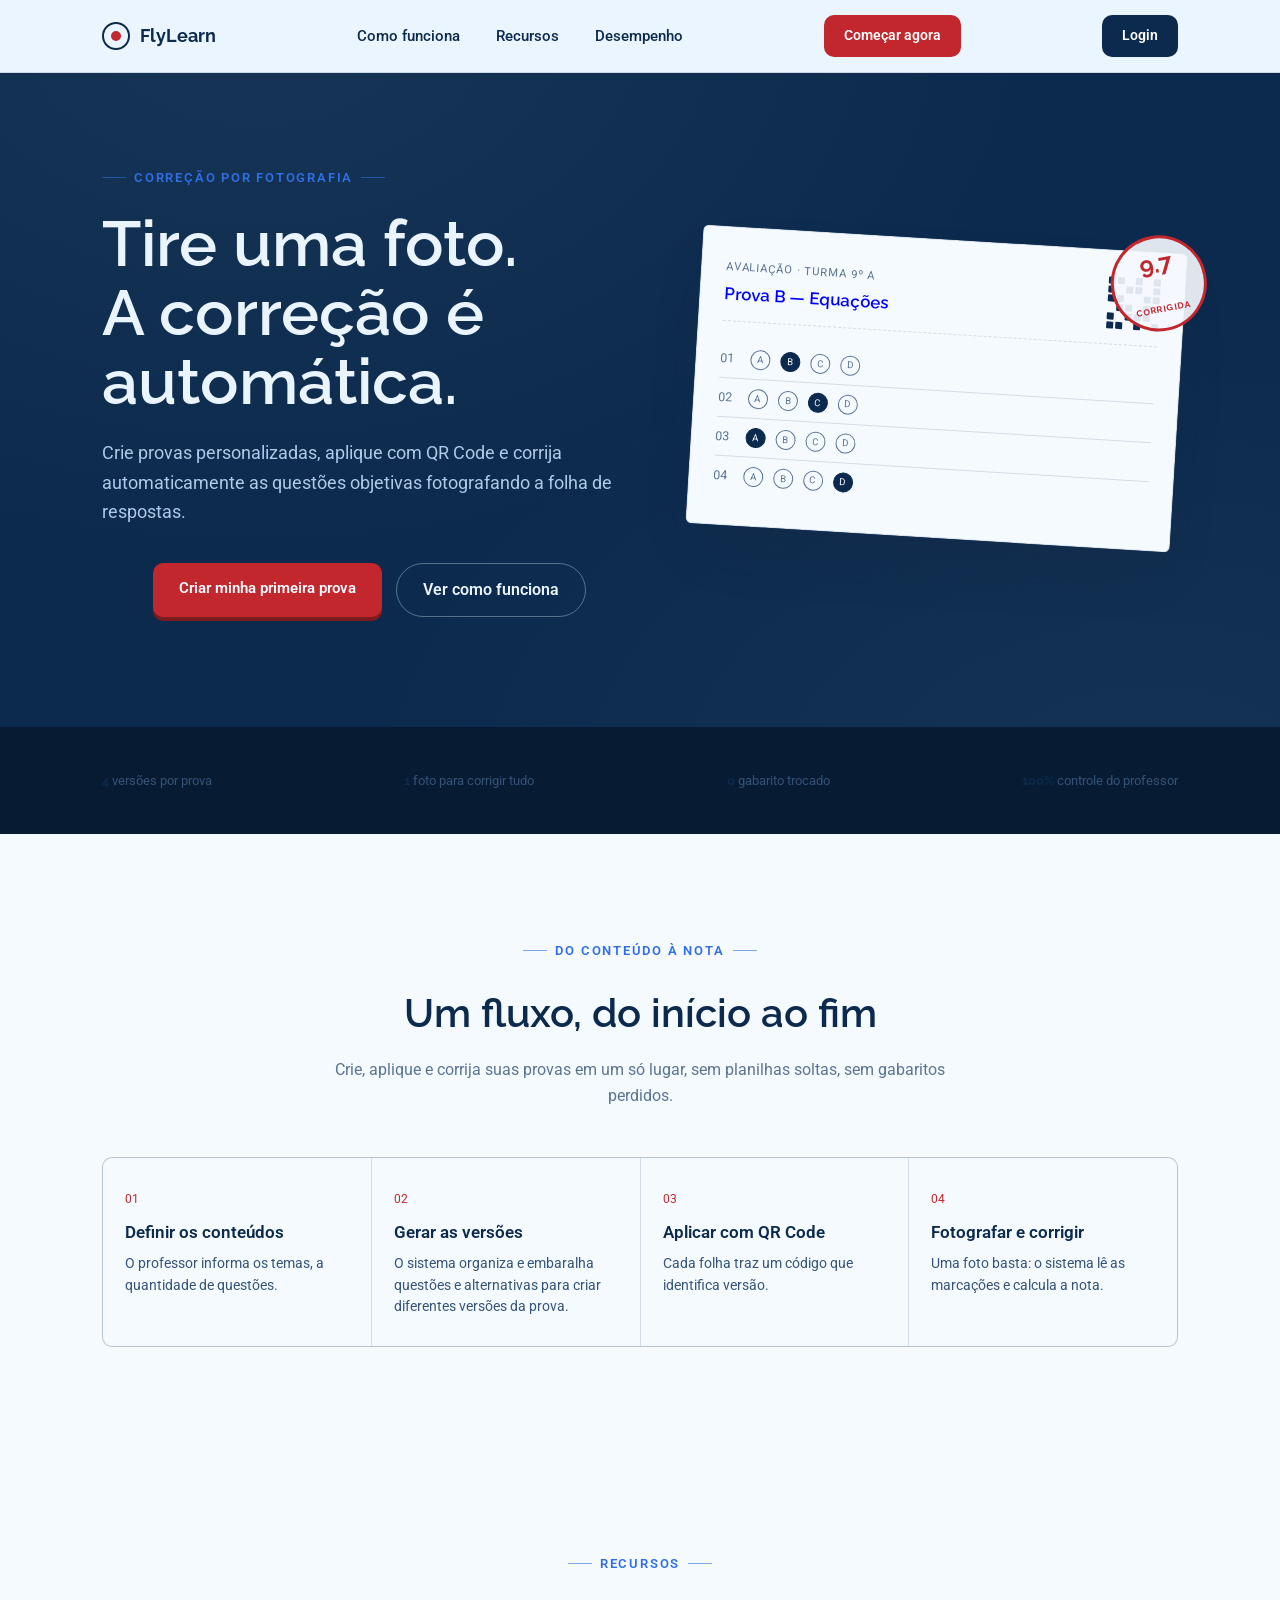
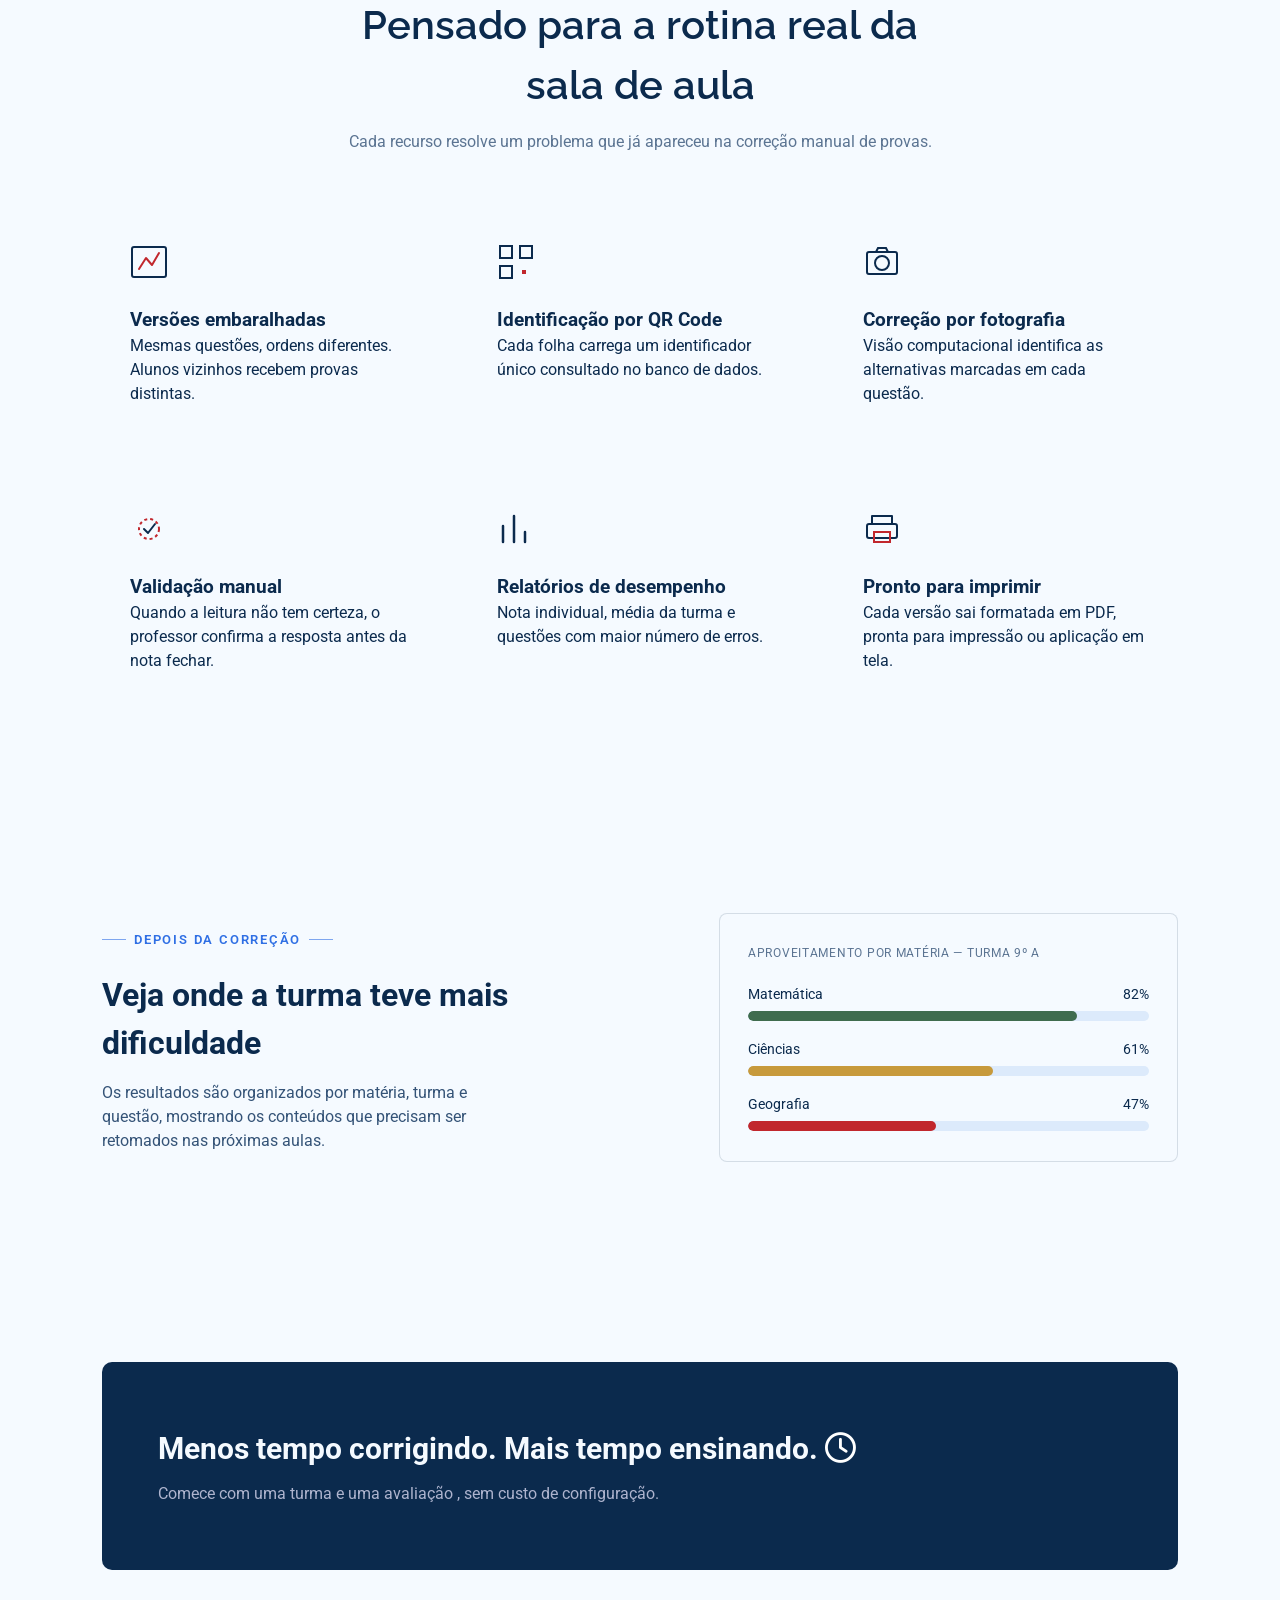
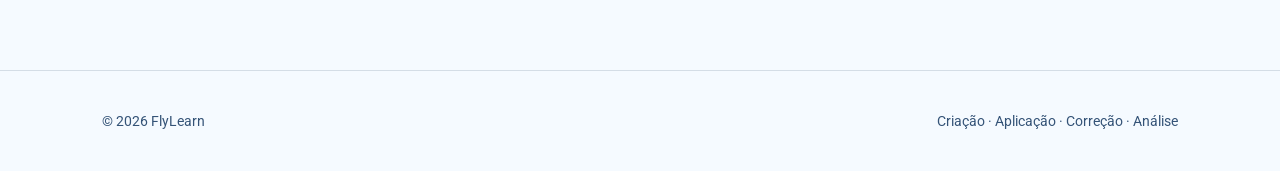
<file: Frontend/index.html>
<!DOCTYPE html>
<html lang="pt-BR">
<head>
<meta charset="UTF-8">
<meta name="viewport" content="width=device-width, initial-scale=1.0">
<title>FlyLearn — Provas criadas, aplicadas e corrigidas em um só lugar</title>
<link rel="preconnect" href="https://fonts.googleapis.com">
<link href="https://fonts.googleapis.com/css2?family=Space+Grotesk:wght@400;500;600;700&family=Libre+Franklin:wght@400;500;600&family=IBM+Plex+Mono:wght@400;500&display=swap" rel="stylesheet">
<link rel="stylesheet" href="https://cdnjs.cloudflare.com/ajax/libs/font-awesome/6.7.2/css/all.min.css">
<link rel="stylesheet" href="styles.css">
</head>
<body>
<nav>
  <div class="wrap">
    <div class="brand"><span class="brand-mark"></span>FlyLearn</div>
    <ul>
      <li><a href="#como-funciona">Como funciona</a></li>
      <li><a href="#recursos">Recursos</a></li>
      <li><a href="#desempenho">Desempenho</a></li>
    </ul>
    <a class="nav-button" style="background-color:#C1272D;color:white;" href="cadastro.html">Começar agora</a>
    <a class="nav-button" style="background-color:#0b2a4d; color:white;"href="login.html">Login</a>
  </div>
</nav>
<header class="hero">
  <div class="wrap">
    <div>
      <span class="eyebrow">Correção por fotografia</span>
      <h1>Tire uma foto. <br>A correção é automática.</h1>
      <p class="lead">Crie provas personalizadas, aplique com QR Code e corrija automaticamente as questões objetivas fotografando a folha de respostas.</p>
      <div class="hero-actions">
        <a class="btn-primary" href="cadastro.html">Criar minha primeira prova</a>
        <a class="btn-ghost" href="#como-funciona">Ver como funciona</a>
      </div>
    </div>
    <div class="sheet-stage">
      <div class="sheet">
        <div class="stamp"><span class="pct">9.7</span><span class="sub">Corrigida</span></div>
        <div class="sheet-head">
          <div>
            <span class="label">Avaliação · Turma 9º A</span>
            <div class="title" style="color:blue">Prova B — Equações</div>
          </div>
          <div class="qr" aria-hidden="true">
            <i></i><i></i><i class="off"></i><i></i><i class="off"></i><i></i>
            <i></i><i class="off"></i><i></i><i></i><i class="off"></i><i></i>
            <i></i><i></i><i class="off"></i><i class="off"></i><i></i><i></i>
            <i class="off"></i><i></i><i></i><i class="off"></i><i></i><i class="off"></i>
            <i></i><i class="off"></i><i></i><i></i><i></i><i class="off"></i>
            <i></i><i></i><i class="off"></i><i></i><i class="off"></i><i></i>
          </div>
        </div>

        <div class="q-row"><span class="qn">01</span>
          <div class="bubbles">
            <span class="bubble">A</span><span class="bubble filled">B</span><span class="bubble">C</span><span class="bubble">D</span>
          </div>
        </div>
        <div class="q-row"><span class="qn">02</span>
          <div class="bubbles">
            <span class="bubble">A</span><span class="bubble">B</span><span class="bubble filled">C</span><span class="bubble">D</span>
          </div>
        </div>
        <div class="q-row"><span class="qn">03</span>
          <div class="bubbles">
            <span class="bubble filled">A</span><span class="bubble">B</span><span class="bubble">C</span><span class="bubble">D</span>
          </div>
        </div>
        <div class="q-row" style="border-bottom:none;"><span class="qn">04</span>
          <div class="bubbles">
            <span class="bubble">A</span><span class="bubble">B</span><span class="bubble">C</span><span class="bubble filled">D</span>
          </div>
        </div>
      </div>
    </div>
  </div>
</header>

<div class="strip">
  <div class="wrap">
    <span class="item"><b>4</b> versões por prova</span>
    <span class="item"><b>1</b> foto para corrigir tudo</span>
    <span class="item"><b>0</b> gabarito trocado</span>
    <span class="item"><b>100%</b> controle do professor</span>
  </div>
</div>

<section id="como-funciona">
  <div class="wrap">
    <div class="section-head">
      <span class="eyebrow">Do conteúdo à nota</span>
      <h2>Um fluxo, do início ao fim</h2>
      <p class="lead">Crie, aplique e corrija suas provas em um só lugar, sem planilhas soltas, sem gabaritos perdidos.</p>
    </div>

    <div class="pipeline">
      <div class="pipe-step">
        <span class="num mono">01</span>
        <h3>Definir os conteúdos</h3>
        <p>O professor informa os temas, a quantidade de questões.</p>
      </div>
      <div class="pipe-step">
        <span class="num mono">02</span>
        <h3>Gerar as versões</h3>
        <p>O sistema organiza e embaralha questões e alternativas para criar diferentes versões da prova.</p>
      </div>
      <div class="pipe-step">
        <span class="num mono">03</span>
        <h3>Aplicar com QR Code</h3>
        <p>Cada folha traz um código que identifica versão.</p>
      </div>
      <div class="pipe-step">
        <span class="num mono">04</span>
        <h3>Fotografar e corrigir</h3>
        <p>Uma foto basta: o sistema lê as marcações e calcula a nota.</p>
      </div>
    </div>
  </div>
</section>

<section id="recursos">
  <div class="wrap">
    <div class="section-head">
      <span class="eyebrow">Recursos</span>
      <h2>Pensado para a rotina real da sala de aula</h2>
      <p>Cada recurso resolve um problema que já apareceu na correção manual de provas.</p>
    </div>

    <div class="feature-grid">
      <div class="feature">
        <svg class="ficon" viewBox="0 0 38 38" fill="none"><rect x="2" y="4" width="34" height="30" rx="2" stroke="#0B2A4D" stroke-width="2"/><path d="M9 26L16 15L22 22L29 10" stroke="#C1272D" stroke-width="2" stroke-linecap="round" stroke-linejoin="round"/></svg>
        <h3>Versões embaralhadas</h3>
        <p>Mesmas questões, ordens diferentes. Alunos vizinhos recebem provas distintas.</p>
      </div>
      <div class="feature">
        <svg class="ficon" viewBox="0 0 38 38" fill="none"><rect x="3" y="3" width="12" height="12" stroke="#0B2A4D" stroke-width="2"/><rect x="23" y="3" width="12" height="12" stroke="#0B2A4D" stroke-width="2"/><rect x="3" y="23" width="12" height="12" stroke="#0B2A4D" stroke-width="2"/><rect x="25" y="27" width="4" height="4" fill="#C1272D"/></svg>
        <h3>Identificação por QR Code</h3>
        <p>Cada folha carrega um identificador único consultado no banco de dados.</p>
      </div>
      <div class="feature">
        <svg class="ficon" viewBox="0 0 38 38" fill="none"><rect x="4" y="9" width="30" height="22" rx="2" stroke="#0B2A4D" stroke-width="2"/><circle cx="19" cy="20" r="7" stroke="#0B2A4D" stroke-width="2"/><path d="M13 9L15 5H23L25 9" stroke="#0B2A4D" stroke-width="2" stroke-linecap="round"/></svg>
        <h3>Correção por fotografia</h3>
        <p>Visão computacional identifica as alternativas marcadas em cada questão.</p>
      </div>
      <div class="feature">
        <svg class="ficon" viewBox="0 0 38 38" fill="none"><circle cx="19" cy="19" r="10" stroke="#C1272D" stroke-width="2" stroke-dasharray="3 3"/><path d="M14 19L18 23L25 14" stroke="#0B2A4D" stroke-width="2" stroke-linecap="round" stroke-linejoin="round"/></svg>
        <h3>Validação manual</h3>
        <p>Quando a leitura não tem certeza, o professor confirma a resposta antes da nota fechar.</p>
      </div>
      <div class="feature">
        <svg class="ficon" viewBox="0 0 38 38" fill="none"><path d="M6 32V16M17 32V6M28 32V22" stroke="#0B2A4D" stroke-width="2.5" stroke-linecap="round"/></svg>
        <h3>Relatórios de desempenho</h3>
        <p>Nota individual, média da turma e questões com maior número de erros.</p>
      </div>
      <div class="feature">
        <svg class="ficon" viewBox="0 0 38 38" fill="none"><path d="M9 14V6H29V14" stroke="#0B2A4D" stroke-width="2" stroke-linecap="round" stroke-linejoin="round"/><rect x="4" y="14" width="30" height="14" rx="2" stroke="#0B2A4D" stroke-width="2"/><rect x="11" y="22" width="16" height="10" stroke="#C1272D" stroke-width="2"/></svg>
        <h3>Pronto para imprimir</h3>
        <p>Cada versão sai formatada em PDF, pronta para impressão ou aplicação em tela.</p>
      </div>
    </div>
  </div>
</section>

<section id="desempenho">
  <div class="wrap analytics-wrap">
    <div>
      <span class="eyebrow">Depois da correção</span>
      <h2 style="font-size:2rem;">Veja onde a turma teve mais dificuldade</h2>
      <p style="color:var(--ink-soft); margin-top:14px; max-width:44ch;">Os resultados são organizados por matéria, turma e questão, mostrando os conteúdos que precisam ser retomados nas próximas aulas.</p>
    </div>
    <div class="chart-card">
      <div class="ct-title">Aproveitamento por matéria — Turma 9º A</div>
      <div class="bar-row">
        <div class="bl"><span>Matemática</span><span class="mono">82%</span></div>
        <div class="bar-track"><div class="bar-fill" style="width:82%;"></div></div>
      </div>
      <div class="bar-row">
        <div class="bl"><span>Ciências</span><span class="mono">61%</span></div>
        <div class="bar-track"><div class="bar-fill mid" style="width:61%;"></div></div>
      </div>
      <div class="bar-row" style="margin-bottom:0;">
        <div class="bl"><span>Geografia</span><span class="mono">47%</span></div>
        <div class="bar-track"><div class="bar-fill low" style="width:47%;"></div></div>
      </div>
    </div>
  </div>
</section>

<section id="cta">
  <div class="wrap">
    <div class="cta">
      <div>
        <h2>Menos tempo corrigindo. Mais tempo ensinando. <i class="fa-regular fa-clock" style="color: rgb(255, 255, 255);"></i> </h2>
        <p>Comece com uma turma e uma avaliação , sem custo de configuração.</p>
      </div>
    </div>
  </div>
</section>
<footer>
  <div class="wrap">
    <span>© 2026 FlyLearn</span>
    <span class="mono">Criação · Aplicação · Correção · Análise</span>
  </div>
</footer>

</body>
</html>
</file>
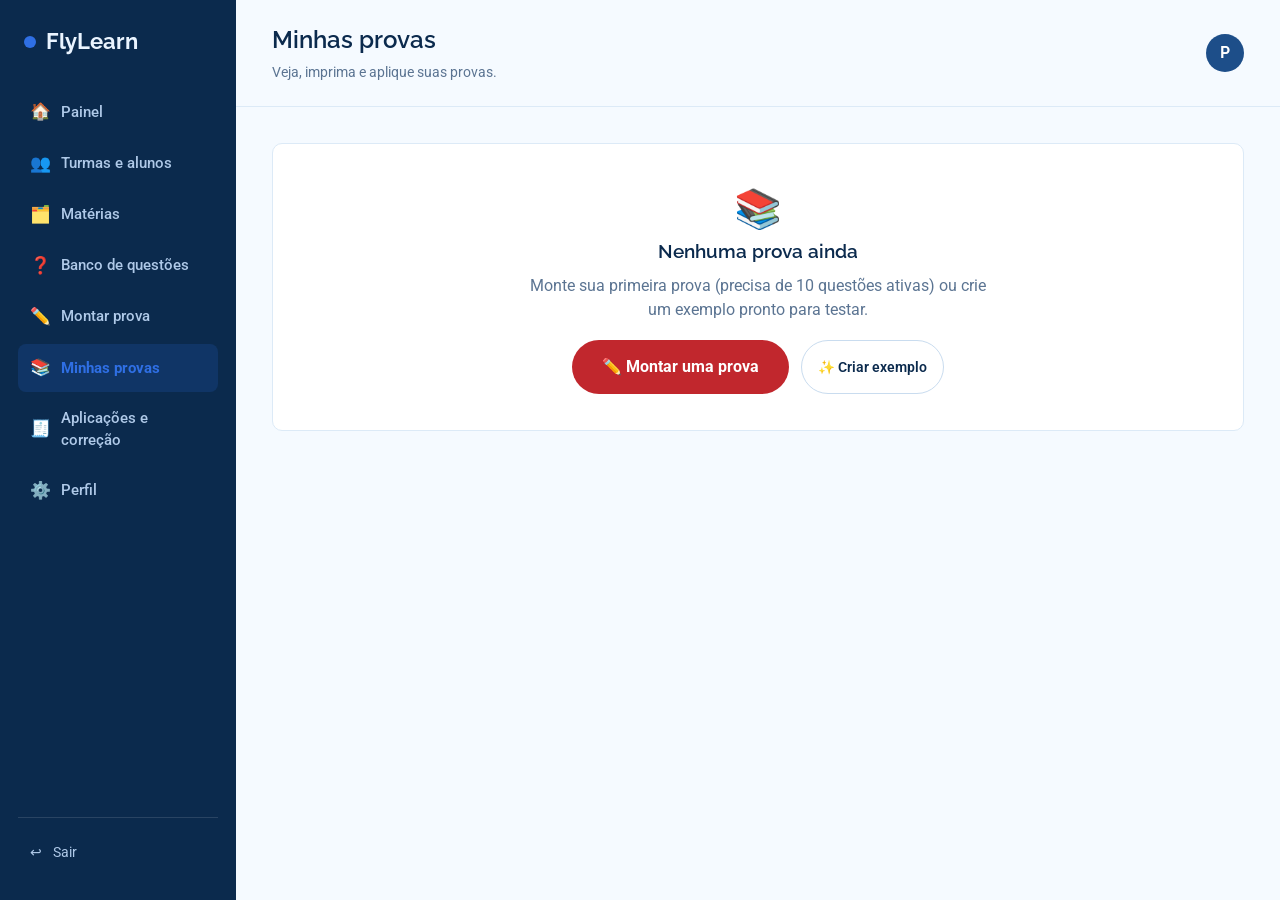
<file: Frontend/biblioteca.html>
<!DOCTYPE html>
<html lang="pt-BR">
<head>
  <meta charset="UTF-8">
  <meta name="viewport" content="width=device-width, initial-scale=1.0">
  <title>Minhas provas — FlyLearn</title>
  <link rel="preconnect" href="https://fonts.googleapis.com">
  <link rel="stylesheet" href="styles.css">
</head>

<body>
  <div class="app-shell">
    <aside class="sidebar">
      <a class="nav-brand" href="dashboard.html">
        <span class="dot"></span>FlyLearn
      </a>
      <nav aria-label="Principal">
        <a href="dashboard.html"><span class="ic">🏠</span>Painel</a>
        <a href="turmas.html"><span class="ic">👥</span>Turmas e alunos</a>
        <a href="materias.html"><span class="ic">🗂️</span>Matérias</a>
        <a href="questoes.html"><span class="ic">❓</span>Banco de questões</a>
        <a href="gerador.html"><span class="ic">✏️</span>Montar prova</a>
        <a href="biblioteca.html" class="active" aria-current="page">
          <span class="ic">📚</span>Minhas provas
        </a>
        <a href="correcao.html"><span class="ic">🧾</span>Aplicações e correção</a>
        <a href="perfil.html"><span class="ic">⚙️</span>Perfil</a>
      </nav>
      <div class="sidebar-foot">
        <a href="index.html"><span class="ic">↩</span>Sair</a>
      </div>
    </aside>
    <main class="main">
      <div class="topbar">
        <div>
          <h1>Minhas provas</h1>
          <div class="topbar-sub">Veja, imprima e aplique suas provas.</div>
        </div>
        <div class="avatar" title="Professora">P</div>
      </div>
      <div class="content" id="c"></div>
    </main>
  </div>
  <script src="app.js"></script>
  <script>
    function draw() {
      const c = $('#c');

      if (!DB.provas.length) {
        c.innerHTML = `
          <div class="panel empty">
            <div class="big">📚</div>
              <h2>Nenhuma prova ainda</h2>
            <p>
              Monte sua primeira prova (precisa de 10 questões ativas)
              ou crie um exemplo pronto para testar.
            </p>
            <div class="row">
              <a class="btn-generate" href="gerador.html"style="text-decoration:none">✏️ Montar uma prova</a>
              <button class="btn-small" onclick="exemplo()">✨ Criar exemplo</button>
            </div>
          </div>
        `;
        return;
      }
      c.innerHTML = `
        <div class="panel">
          <div class="panel-head">
            <h2>Minhas provas</h2>
            <a class="btn-generate" href="gerador.html" style="text-decoration:none">+ Nova prova</a>
          </div>
          <div class="recent-list">
            ${DB.provas.map(p => {
              const vs = DB.versoes.filter(
                v => v.prova_id == p.id
              );
              return `
                <div class="recent-item" style="flex-wrap:wrap">
                  <div class="ri-main">
                    <div class="ri-ic">📄</div>
                    <div>
                      <h4>${esc(p.nome)}</h4>
                      <div class="meta">
                        ${esc(by('materias', p.materia_id)?.nome || '')}
                        · ${p.qids.length} questões
                        · criada em ${fmt(p.created_at)}
                      </div>
                      <div class="chips" style="margin-top:8px">
                        ${vs.map(v => `
                          <button
                            class="btn-small"
                            onclick="ver(${v.id})"
                            title="Ver a prova"
                          >
                            ${v.codigo}
                          </button>
                        `).join('')}
                      </div>
                      ${vs.length ? `
                        <div class="chips" style="margin-top:8px">
                          <button class="btn-generate" style="padding:9px 16px;font-size:.86rem" onclick="imprimirProvas([${vs.map(v => v.id)}])">🖨 Imprimir provas (PDF)</button>
                          <button class="btn-small" onclick="imprimirGabaritos([${vs.map(v => v.id)}])">🖨 Imprimir gabaritos (PDF)</button>
                        </div>
                      ` : ''}
                    </div>
                  </div>

                  <div class="chips">
                    <button class="btn-small" onclick="aplicar(${p.id})">Aplicar</button>
                    <a class="btn-small" href="gerador.html?prova=${p.id}">+ Versão</a>
                    <button class="btn-icon-del" onclick="del(${p.id})">Excluir</button>
                  </div>
                </div>
              `;
            }).join('')}
          </div>

          <p class="form-hint" style="margin-top:14px">
            Os botões de impressão abrem a janela do navegador:
            em “Destino”, escolha <b>Salvar como PDF</b>
            (ou sua impressora).
            Clique no código de uma versão para ver uma só.
          </p>

        </div>
      `;
    }

    function exemplo() {
      criarExemplo();
      draw();
    }

    function del(pid) {
      const vs = DB.versoes
        .filter(v => v.prova_id == pid)
        .map(v => v.id);
      if (DB.avaliacoes.some(a => vs.includes(a.versao_prova_id))) {
        return alert(
          'Esta prova já foi aplicada a alunos e não pode ser excluída.'
        );
      }
      if (!confirm('Excluir esta prova e suas versões?')) {
        return;
      }
      DB.versoes = DB.versoes.filter(
        v => v.prova_id != pid
      );
      DB.provas = DB.provas.filter(
        p => p.id != pid
      );
      save();
      draw();
    }

    function ver(i) {
      const v = by('versoes', i);
      const p = by('provas', v.prova_id);
      modal(`
        <div class="worksheet">
          <div class="ws-header">
            <div class="ws-title">
              ${esc(p.nome)}
            </div>
            <div class="ws-meta">
              <span>
                Versão <b>${v.codigo}</b>
              </span>
              <span>
                Nome: ____________ RA: ______
              </span>
            </div>
          </div>
          ${v.itens.map(it => {
            const q = by('questoes', it.questao_id);
            return `
              <div class="question">
                <div class="q-head">
                  <span class="q-num">
                    ${it.ordem}.
                  </span>
                </div>
                <div class="q-text">
                  ${esc(q.enunciado)}
                </div>
                <ul class="options">
                  ${it.alts.map((a, k) => `
                    <li>
                      <span class="letter">
                        ${L[k]}
                      </span>
                      ${esc(
                        q.alts.find(
                          x => x.id == a
                        ).texto
                      )}
                    </li>
                  `).join('')}
                </ul>
              </div>
            `;
          }).join('')}
        </div>
        <div
          class="panel"
          style="margin-top:16px"
        >
          <b>Gabarito:</b>

          ${gab(v)
            .map((l, k) => (k + 1) + l)
            .join(' · ')}

          <div
            class="form-actions"
            style="justify-content:flex-start"
          >

            <button
              class="btn-generate"
              onclick="imprimirProvas([${v.id}])"
            >
              🖨 Prova (PDF)
            </button>

            <button
              class="btn-small"
              onclick="imprimirGabaritos([${v.id}])"
            >
              🖨 Gabarito (PDF)
            </button>

          </div>

        </div>
      `);
    }

    function aplicar(pid) {

      modal(`
        <div class="modal-form-card">
          <h2>Aplicar prova</h2>
          <p class="sub">
            Cria uma avaliação para cada aluno da turma,
            distribuindo as versões.
          </p>
          <div class="field">
            <label>Turma</label>
            <select id="at">
              ${opts(
                'turmas',
                t => t.ano + 'º ano · ' + t.disciplina
              )}
            </select>
          </div>
          <div
            class="field"
            style="margin-top:12px"
          >
          <label>Data da aplicação</label>
          <input type="text" id="ad" value="${new Date().toISOString().slice(0, 10)}">
          </div>
          <div class="form-actions">
            <button class="btn-generate" onclick="ok(${pid})">Aplicar</button>
          </div>
        </div>
      `);
    }

    function ok(pid) {
      const vs = DB.versoes.filter(
        v => v.prova_id == pid
      );
      const al = DB.alunos.filter(
        a => a.turma_id == $('#at').value
      );
      if (!al.length) {
        return alert(
          'Essa turma ainda não tem alunos. Cadastre em Turmas e alunos.'
        );
      }
      al.forEach((a, i) => {

        DB.avaliacoes.push({
          id: id(),
          versao_prova_id: vs[i % vs.length].id,
          aluno_id: a.id,
          data_aplicacao: $('#ad').value,
          status: 'aplicada',
          nota: null,
          data_correcao: null,
          respostas: []
        });

      });
      save();
      location.href = 'correcao.html';
    }

    draw();
  </script>

</body>
</html>
</file>
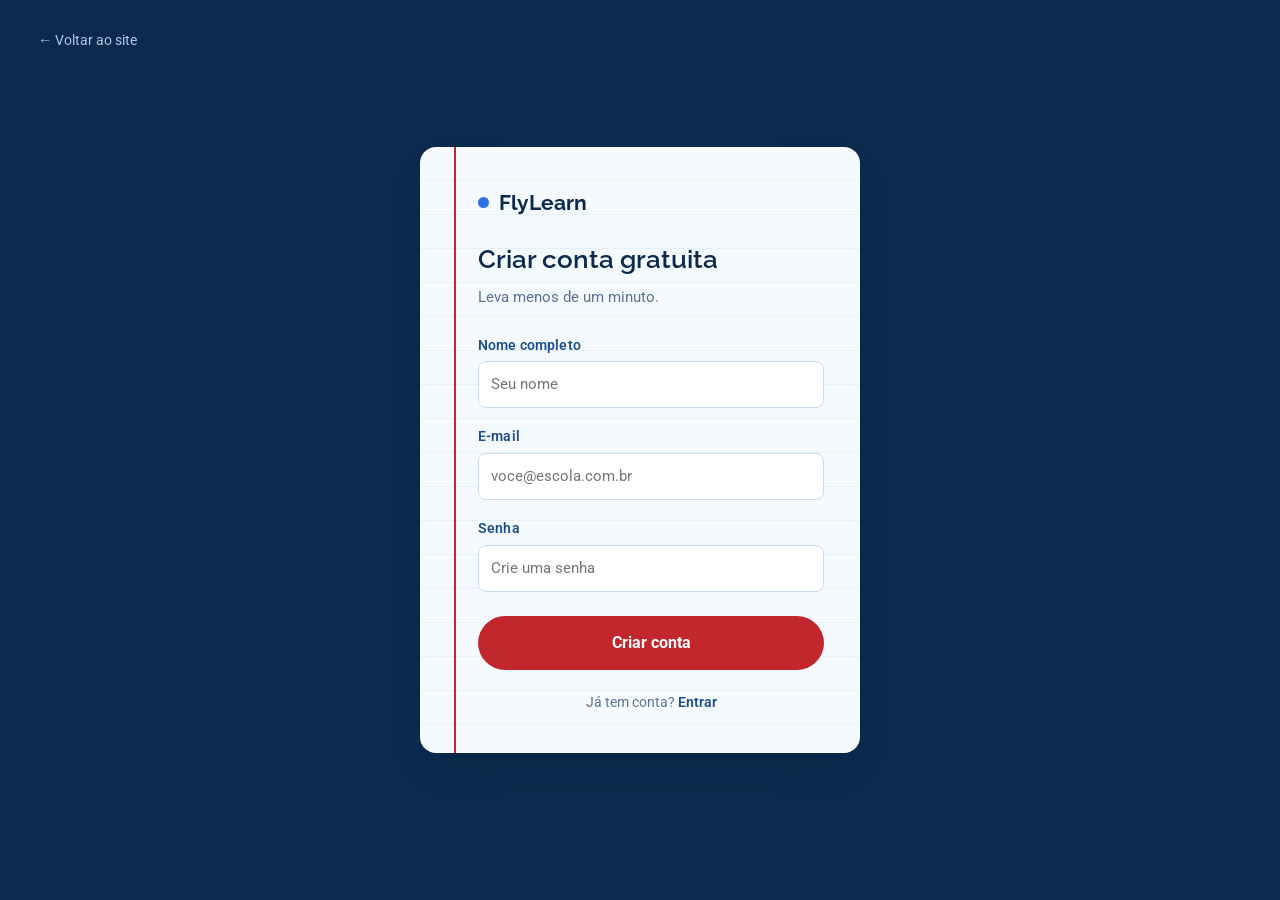
<file: Frontend/cadastro.html>
<!DOCTYPE html>
<html lang="pt-BR">
  <head>
  <meta charset="UTF-8">
  <meta name="viewport" content="width=device-width, initial-scale=1.0">
  <title>Criar conta — FlyLearn</title>
  <link rel="preconnect" href="https://fonts.googleapis.com">
  <link rel="stylesheet" href="styles.css">
  <link href="https://fonts.googleapis.com/css2?family=Fraunces:opsz,wght@9..144,500..900&family=Caveat:wght@600;700&family=Work+Sans:wght@400;500;600;700&display=swap" rel="stylesheet">
  </head>
<body>
<div class="auth-wrap">
  <div class="chalk-dust"></div>
  <a href="index.html" class="auth-back">← Voltar ao site</a>
  <div class="auth-card">
    <a class="auth-brand" href="index.html"><span class="dot"></span>FlyLearn</a>
    <h1>Criar conta gratuita</h1>
    <p class="sub">Leva menos de um minuto. </p>
    <form id="cadastro-form">
      <div class="auth-fields">
        <div class="field"><label for="nome">Nome completo</label><input type="text" id="nome" required placeholder="Seu nome"></div>
        <div class="field"><label for="email2">E-mail</label><input type="email" id="email2" required placeholder="voce@escola.com.br"></div>
        <div class="field"><label for="senha2">Senha</label><input type="password" id="senha2" required placeholder="Crie uma senha"></div>
      </div>
      <div class="form-actions" style="margin-top:24px;">
        <button type="submit" class="btn-generate" style="width:100%;justify-content:center;">Criar conta</button>
      </div>
    </form>
    <div class="auth-foot">Já tem conta? <a href="login.html">Entrar</a></div>
  </div>
</div>

<script>
document.getElementById('cadastro-form').addEventListener('submit', function(e){
  e.preventDefault();
  window.location.href = 'dashboard.html';
});
</script>

</body>
</html>
</file>
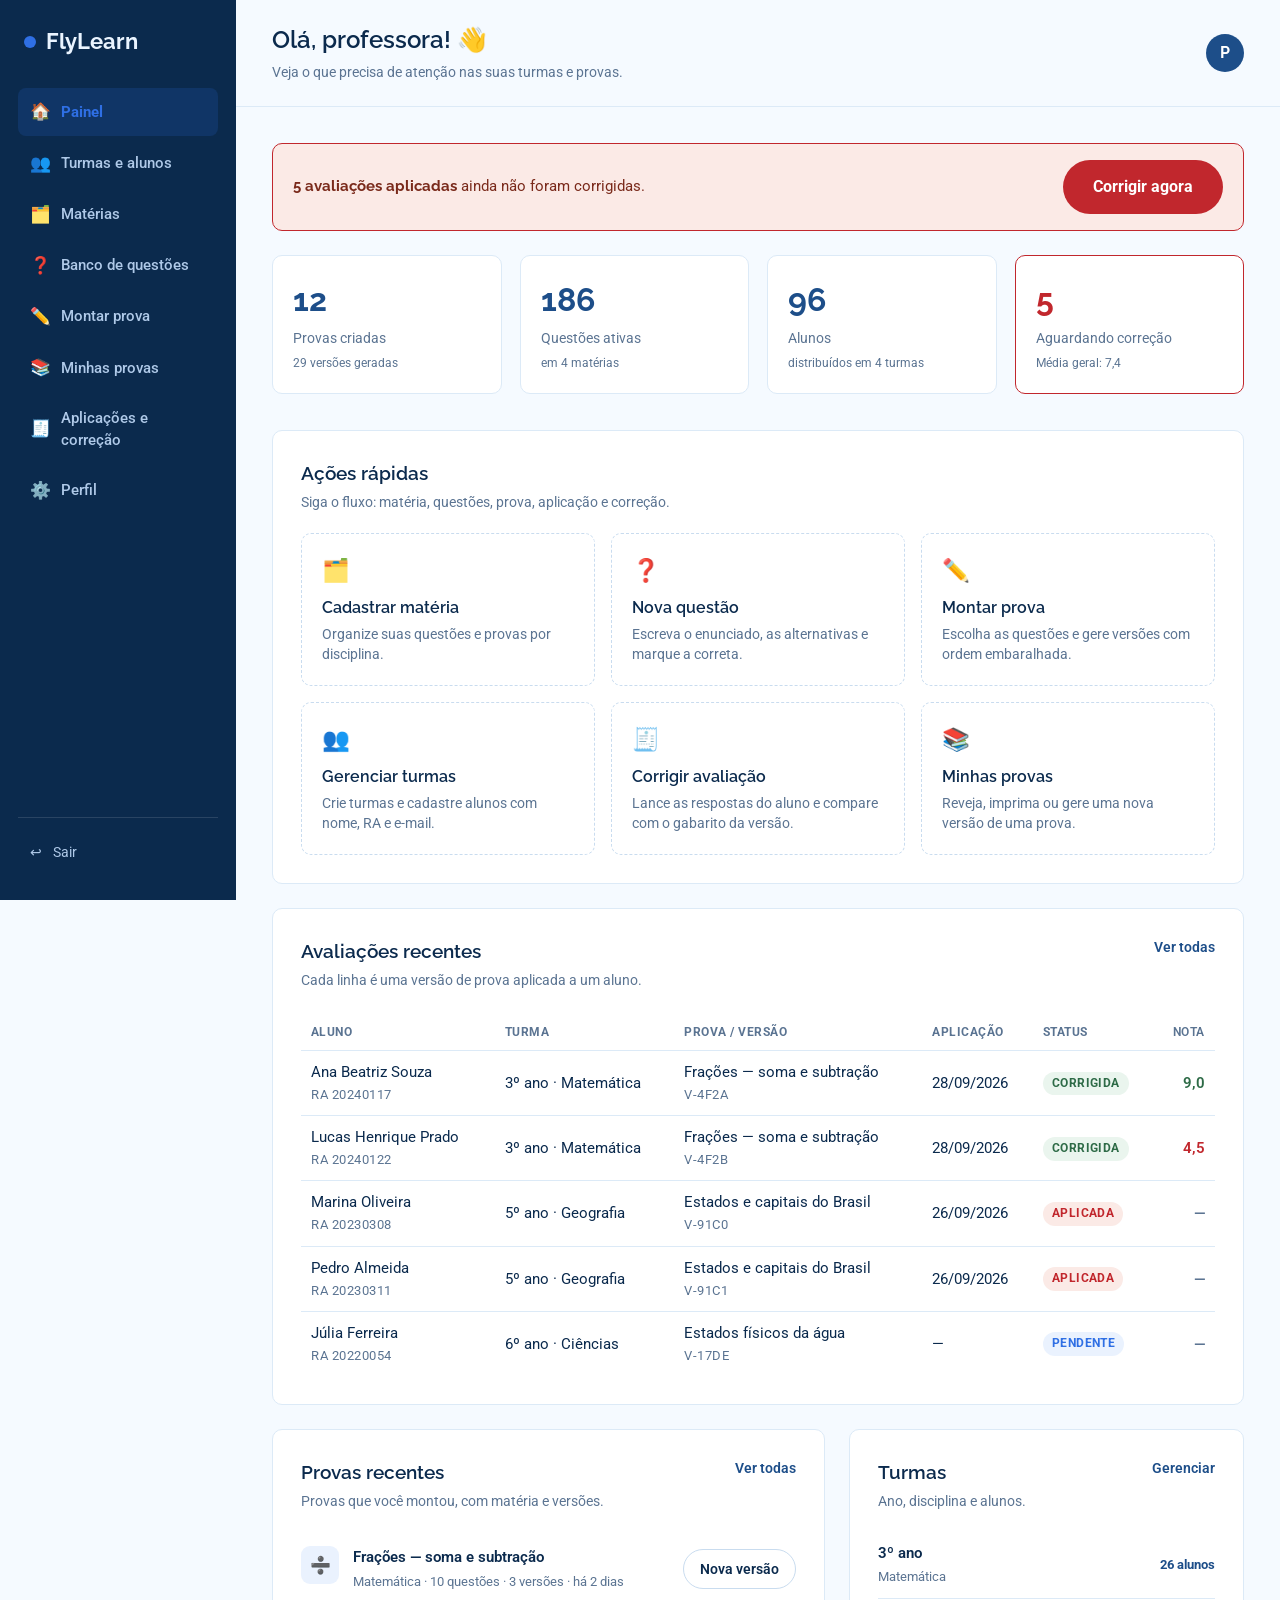
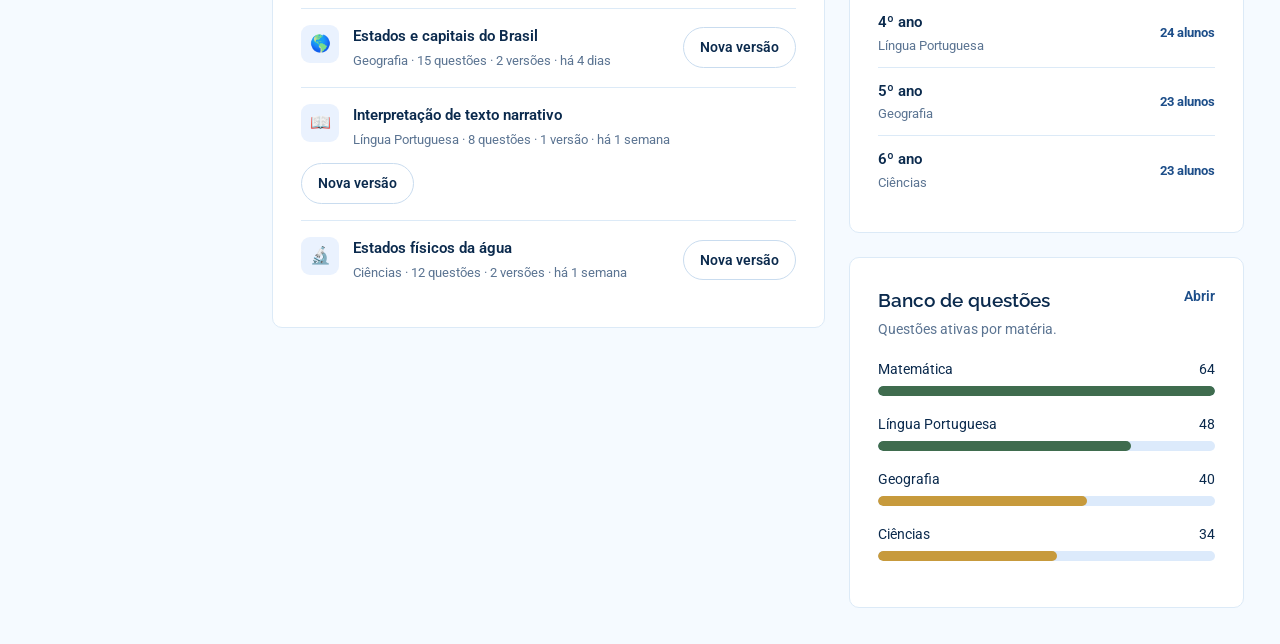
<file: Frontend/dashboard.html>
<!DOCTYPE html>
<html lang="pt-BR">
  <head>
  <meta charset="UTF-8">
  <meta name="viewport" content="width=device-width, initial-scale=1.0">
  <title>Painel — FlyLearn</title>
  <link rel="preconnect" href="https://fonts.googleapis.com">
  <link rel="stylesheet" href="styles.css">
  <link href="https://fonts.googleapis.com/css2?family=Fraunces:opsz,wght@9..144,500..900&family=Caveat:wght@600;700&family=Work+Sans:wght@400;500;600;700&display=swap" rel="stylesheet">
  </head>
<body>

<div class="app-shell">
  <aside class="sidebar">
    <a class="nav-brand" href="dashboard.html"><span class="dot"></span>FlyLearn</a>
    <nav aria-label="Principal">
      <a class="active" href="dashboard.html" aria-current="page"><span class="ic">🏠</span>Painel</a>
      <a href="turmas.html"><span class="ic">👥</span>Turmas e alunos</a>
      <a href="materias.html"><span class="ic">🗂️</span>Matérias</a>
      <a href="questoes.html"><span class="ic">❓</span>Banco de questões</a>
      <a href="gerador.html"><span class="ic">✏️</span>Montar prova</a>
      <a href="biblioteca.html"><span class="ic">📚</span>Minhas provas</a>
      <a href="correcao.html"><span class="ic">🧾</span>Aplicações e correção</a>
      <a href="perfil.html"><span class="ic">⚙️</span>Perfil</a>
    </nav>
    <div class="sidebar-foot">
      <a href="index.html"><span class="ic">↩</span>Sair</a>
    </div>
  </aside>

  <main class="main">
    <div class="topbar">
      <div>
        <h1>Olá, professora! 👋</h1>
        <div class="topbar-sub">Veja o que precisa de atenção nas suas turmas e provas.</div>
      </div>
      <div class="avatar" title="Professora">P</div>
    </div>
    <div class="content">
      <div class="pending-banner" role="status">
        <p><strong>5 avaliações aplicadas</strong> ainda não foram corrigidas.</p>
        <a class="btn-generate" href="correcao.html?status=aplicada">Corrigir agora</a>
      </div>
      <div class="stat-grid">
        <div class="stat-card">
          <div class="stat-num">12</div>
          <div class="stat-label">Provas criadas</div>
          <div class="stat-hint">29 versões geradas</div>
        </div>
        <div class="stat-card">
          <div class="stat-num">186</div>
          <div class="stat-label">Questões ativas</div>
          <div class="stat-hint">em 4 matérias</div>
        </div>
        <div class="stat-card">
          <div class="stat-num">96</div>
          <div class="stat-label">Alunos</div>
          <div class="stat-hint">distribuídos em 4 turmas</div>
        </div>
        <div class="stat-card alert">
          <div class="stat-num">5</div>
          <div class="stat-label">Aguardando correção</div>
          <div class="stat-hint">Média geral: 7,4</div>
        </div>
      </div>
      <div class="panel">
        <h2>Ações rápidas</h2>
        <p class="sub">Siga o fluxo: matéria, questões, prova, aplicação e correção.</p>
        <div class="quick-actions">
          <a class="quick-action" href="materias.html">
            <span class="qa-ic">🗂️</span>
            <h3>Cadastrar matéria</h3>
            <p>Organize suas questões e provas por disciplina.</p>
          </a>
          <a class="quick-action" href="questoes.html">
            <span class="qa-ic">❓</span>
            <h3>Nova questão</h3>
            <p>Escreva o enunciado, as alternativas e marque a correta.</p>
          </a>
          <a class="quick-action" href="gerador.html">
            <span class="qa-ic">✏️</span>
            <h3>Montar prova</h3>
            <p>Escolha as questões e gere versões com ordem embaralhada.</p>
          </a>
          <a class="quick-action" href="turmas.html">
            <span class="qa-ic">👥</span>
            <h3>Gerenciar turmas</h3>
            <p>Crie turmas e cadastre alunos com nome, RA e e-mail.</p>
          </a>
          <a class="quick-action" href="correcao.html">
            <span class="qa-ic">🧾</span>
            <h3>Corrigir avaliação</h3>
            <p>Lance as respostas do aluno e compare com o gabarito da versão.</p>
          </a>
          <a class="quick-action" href="biblioteca.html">
            <span class="qa-ic">📚</span>
            <h3>Minhas provas</h3>
            <p>Reveja, imprima ou gere uma nova versão de uma prova.</p>
          </a>
        </div>
      </div>
      <div class="panel">
        <div class="panel-head">
          <div>
            <h2>Avaliações recentes</h2>
            <p class="sub">Cada linha é uma versão de prova aplicada a um aluno.</p>
          </div>
          <a class="panel-link" href="correcao.html">Ver todas</a>
        </div>
        <div class="table-wrap">
          <table class="aluno-table">
            <thead>
              <tr>
                <th>Aluno</th>
                <th>Turma</th>
                <th>Prova / versão</th>
                <th>Aplicação</th>
                <th>Status</th>
                <th class="num">Nota</th>
              </tr>
            </thead>
            <tbody>
              <tr>
                <td>Ana Beatriz Souza<br><span class="code">RA 20240117</span></td>
                <td>3º ano · Matemática</td>
                <td>Frações — soma e subtração<br><span class="code">V-4F2A</span></td>
                <td>28/09/2026</td>
                <td><span class="tag tag-green">Corrigida</span></td>
                <td class="num nota-ok">9,0</td>
              </tr>
              <tr>
                <td>Lucas Henrique Prado<br><span class="code">RA 20240122</span></td>
                <td>3º ano · Matemática</td>
                <td>Frações — soma e subtração<br><span class="code">V-4F2B</span></td>
                <td>28/09/2026</td>
                <td><span class="tag tag-green">Corrigida</span></td>
                <td class="num nota-baixa">4,5</td>
              </tr>
              <tr>
                <td>Marina Oliveira<br><span class="code">RA 20230308</span></td>
                <td>5º ano · Geografia</td>
                <td>Estados e capitais do Brasil<br><span class="code">V-91C0</span></td>
                <td>26/09/2026</td>
                <td><span class="tag tag-red">Aplicada</span></td>
                <td class="num muted">—</td>
              </tr>
              <tr>
                <td>Pedro Almeida<br><span class="code">RA 20230311</span></td>
                <td>5º ano · Geografia</td>
                <td>Estados e capitais do Brasil<br><span class="code">V-91C1</span></td>
                <td>26/09/2026</td>
                <td><span class="tag tag-red">Aplicada</span></td>
                <td class="num muted">—</td>
              </tr>
              <tr>
                <td>Júlia Ferreira<br><span class="code">RA 20220054</span></td>
                <td>6º ano · Ciências</td>
                <td>Estados físicos da água<br><span class="code">V-17DE</span></td>
                <td>—</td>
                <td><span class="tag tag-blue">Pendente</span></td>
                <td class="num muted">—</td>
              </tr>
            </tbody>
          </table>
        </div>
      </div>
      <div class="two-col">
        <div class="panel">
          <div class="panel-head">
            <div>
              <h2>Provas recentes</h2>
              <p class="sub">Provas que você montou, com matéria e versões.</p>
            </div>
            <a class="panel-link" href="biblioteca.html">Ver todas</a>
          </div>
          <div class="recent-list">
            <div class="recent-item">
              <div class="ri-main"><div class="ri-ic">➗</div><div><h4>Frações — soma e subtração</h4><div class="meta">Matemática · 10 questões · 3 versões · há 2 dias</div></div></div>
              <a class="btn-small" href="gerador.html?prova=1">Nova versão</a>
            </div>
            <div class="recent-item">
              <div class="ri-main"><div class="ri-ic">🌎</div><div><h4>Estados e capitais do Brasil</h4><div class="meta">Geografia · 15 questões · 2 versões · há 4 dias</div></div></div>
              <a class="btn-small" href="gerador.html?prova=2">Nova versão</a>
            </div>
            <div class="recent-item">
              <div class="ri-main"><div class="ri-ic">📖</div><div><h4>Interpretação de texto narrativo</h4><div class="meta">Língua Portuguesa · 8 questões · 1 versão · há 1 semana</div></div></div>
              <a class="btn-small" href="gerador.html?prova=3">Nova versão</a>
            </div>
            <div class="recent-item">
              <div class="ri-main"><div class="ri-ic">🔬</div><div><h4>Estados físicos da água</h4><div class="meta">Ciências · 12 questões · 2 versões · há 1 semana</div></div></div>
              <a class="btn-small" href="gerador.html?prova=4">Nova versão</a>
            </div>
          </div>
        </div>

        <div style="display:flex;flex-direction:column;gap:24px">
          <div class="panel" style="margin-bottom:0">
            <div class="panel-head">
              <div>
                <h2>Turmas</h2>
                <p class="sub">Ano, disciplina e alunos.</p>
              </div>
              <a class="panel-link" href="turmas.html">Gerenciar</a>
            </div>
            <div class="mini-list">
              <div class="mini-item"><div><h4>3º ano</h4><div class="meta">Matemática</div></div><span class="count">26 alunos</span></div>
              <div class="mini-item"><div><h4>4º ano</h4><div class="meta">Língua Portuguesa</div></div><span class="count">24 alunos</span></div>
              <div class="mini-item"><div><h4>5º ano</h4><div class="meta">Geografia</div></div><span class="count">23 alunos</span></div>
              <div class="mini-item"><div><h4>6º ano</h4><div class="meta">Ciências</div></div><span class="count">23 alunos</span></div>
            </div>
          </div>
          <div class="panel" style="margin-bottom:0">
            <div class="panel-head">
              <div>
                <h2>Banco de questões</h2>
                <p class="sub">Questões ativas por matéria.</p>
              </div>
              <a class="panel-link" href="questoes.html">Abrir</a>
            </div>
            <div class="bar-row"><div class="bl"><span>Matemática</span><span>64</span></div><div class="bar-track"><div class="bar-fill" style="width:100%"></div></div></div>
            <div class="bar-row"><div class="bl"><span>Língua Portuguesa</span><span>48</span></div><div class="bar-track"><div class="bar-fill" style="width:75%"></div></div></div>
            <div class="bar-row"><div class="bl"><span>Geografia</span><span>40</span></div><div class="bar-track"><div class="bar-fill mid" style="width:62%"></div></div></div>
            <div class="bar-row"><div class="bl"><span>Ciências</span><span>34</span></div><div class="bar-track"><div class="bar-fill mid" style="width:53%"></div></div></div>
          </div>
        </div>
      </div>
    </div>
  </main>
</div>
</body>
</html>
</file>
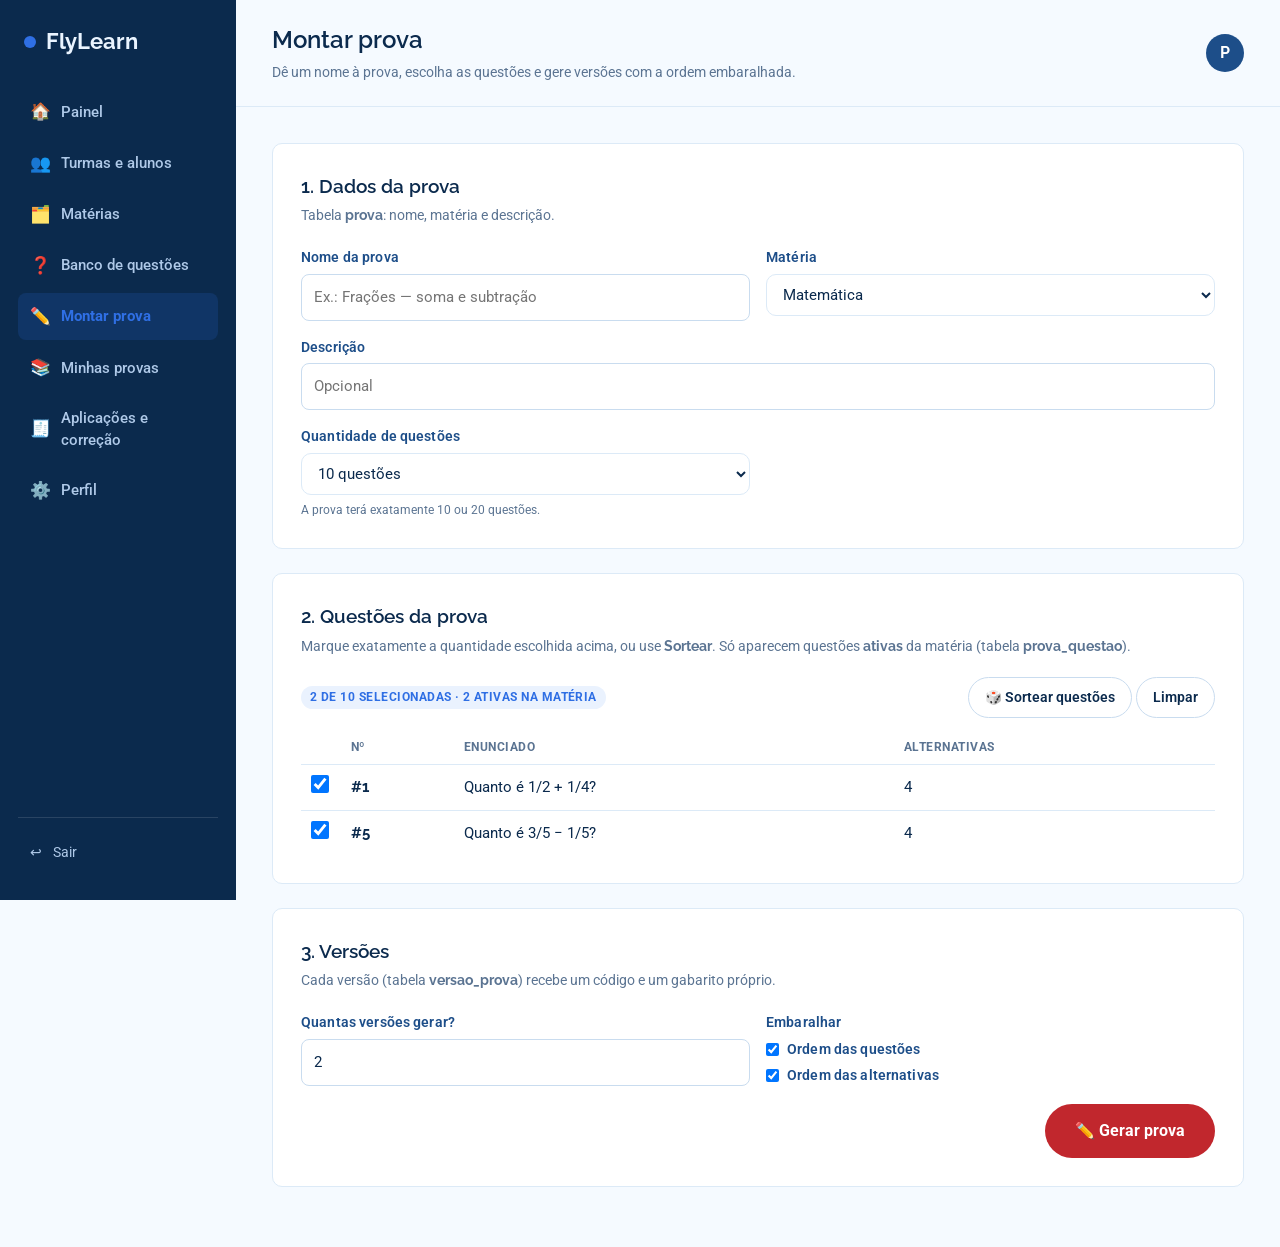
<file: Frontend/gerador.html>
<!DOCTYPE html>
<html lang="pt-BR"><head><meta charset="UTF-8"><meta name="viewport" content="width=device-width, initial-scale=1.0"><title>Montar prova — FlyLearn</title><link rel="preconnect" href="https://fonts.googleapis.com"><link rel="stylesheet" href="styles.css">
<style>.chk{display:flex;gap:8px;align-items:center;font-weight:600}.steps-note{display:flex;gap:10px;flex-wrap:wrap;margin-bottom:8px}.sel-bar{display:flex;justify-content:space-between;align-items:center;gap:12px;flex-wrap:wrap;margin:10px 0 6px}.aluno-table td.c{width:40px}.aluno-table input[type=checkbox]{width:18px;height:18px}</style></head>
<body>
<div class="app-shell"><aside class="sidebar"><a class="nav-brand" href="dashboard.html"><span class="dot"></span>FlyLearn</a><nav aria-label="Principal"><a href="dashboard.html"><span class="ic">🏠</span>Painel</a><a href="turmas.html"><span class="ic">👥</span>Turmas e alunos</a><a href="materias.html"><span class="ic">🗂️</span>Matérias</a><a href="questoes.html"><span class="ic">❓</span>Banco de questões</a><a href="gerador.html" class="active" aria-current="page"><span class="ic">✏️</span>Montar prova</a><a href="biblioteca.html"><span class="ic">📚</span>Minhas provas</a><a href="correcao.html"><span class="ic">🧾</span>Aplicações e correção</a><a href="perfil.html"><span class="ic">⚙️</span>Perfil</a></nav><div class="sidebar-foot"><a href="index.html"><span class="ic">↩</span>Sair</a></div></aside>
<main class="main"><div class="topbar"><div><h1 id="h1">Montar prova</h1><div class="topbar-sub" id="sub">Dê um nome à prova, escolha as questões e gere versões com a ordem embaralhada.</div></div><div class="avatar" title="Professora">P</div></div>
<div class="content">

<div class="panel">
  <h2>1. Dados da prova</h2>
  <p class="sub">Tabela <b>prova</b>: nome, matéria e descrição.</p>
  <div class="form-grid">
    <div class="field"><label for="pn">Nome da prova</label><input type="text" id="pn" maxlength="150" placeholder="Ex.: Frações — soma e subtração"></div>
    <div class="field"><label for="pm">Matéria</label><select id="pm"></select></div>
    <div class="field full"><label for="pd">Descrição</label><input type="text" id="pd" maxlength="255" placeholder="Opcional"></div>
    <div class="field" id="nqf"><label for="nq">Quantidade de questões</label><select id="nq"><option value="10">10 questões</option><option value="20">20 questões</option></select><span class="hint">A prova terá exatamente 10 ou 20 questões.</span></div>
  </div>
</div>

<div class="panel" id="qpanel">
  <h2>2. Questões da prova</h2>
  <p class="sub">Marque exatamente a quantidade escolhida acima, ou use <b>Sortear</b>. Só aparecem questões <b>ativas</b> da matéria (tabela <b>prova_questao</b>).</p>
  <div class="sel-bar"><span id="selcount" class="tag tag-blue"></span><span><button type="button" class="btn-small" id="rnd">🎲 Sortear questões</button> <button type="button" class="btn-small" id="none">Limpar</button></span></div>
  <div class="table-wrap"><table class="aluno-table"><thead><tr><th></th><th>Nº</th><th>Enunciado</th><th>Alternativas</th></tr></thead><tbody id="qlist"></tbody></table></div>
</div>

<div class="panel">
  <h2 id="t3">3. Versões</h2>
  <p class="sub">Cada versão (tabela <b>versao_prova</b>) recebe um código e um gabarito próprio.</p>
  <div class="form-grid">
    <div class="field"><label for="nv">Quantas versões gerar?</label><input type="number" id="nv" value="2" min="1" max="10"></div>
    <div class="field"><label>Embaralhar</label>
      <label class="chk"><input type="checkbox" id="eq" checked> Ordem das questões</label>
      <label class="chk"><input type="checkbox" id="ea" checked> Ordem das alternativas</label></div>
  </div>
  <div class="error-box" id="err"></div>
  <div class="form-actions"><button type="button" class="btn-generate" id="go">✏️ Gerar prova</button></div>
</div>

<div class="panel" id="result" style="display:none"></div>

</div></main></div>
<script src="app.js"></script>
<script>
/* prova: id, professor_id, materia_id, nome, descricao, created_at, updated_at
   versao_prova: id, prova_id, uuid, codigo, created_at
   prova_questao: versao_prova_id, questao_id, ordem  |  gabarito: versao_prova_id, prova_questao_id, alternativa_id */
const pid=+new URLSearchParams(location.search).get('prova')||0, P=pid?by('provas',pid):null;
let mat=P?P.materia_id:(DB.materias[0]?.id||0), sel=new Set();
const qsMat=()=>DB.questoes.filter(q=>q.materia_id==mat&&q.ativo);
const NQ=()=>P?P.qids.length:+$('#nq').value;
const qpool=()=>P?P.qids.map(i=>by('questoes',i)).filter(Boolean):qsMat();
function init(){
  $('#pm').innerHTML=DB.materias.map(m=>`<option value="${m.id}">${esc(m.nome)}</option>`).join('')||'<option value="">Cadastre uma matéria primeiro</option>';
  $('#pm').value=mat;
  if(P){$('#h1').textContent='Nova versão de “'+P.nome+'”';$('#sub').textContent='A prova já existe: escolha quantas versões novas deseja gerar.';
    $('#pn').value=P.nome;$('#pd').value=P.descricao||'';['pn','pm','pd'].forEach(x=>$('#'+x).disabled=true);
    $('#qpanel h2').textContent='2. Questões da prova';$('#t3').textContent='3. Novas versões';$('#nv').value=1;
    $('#rnd').style.display=$('#none').style.display=$('#nqf').style.display='none'}
  sel=P?new Set(qpool().map(q=>q.id)):new Set(qsMat().slice(0,NQ()).map(q=>q.id));drawQ();
}
function drawQ(){
  const qs=qpool();
  $('#qlist').innerHTML=qs.map(q=>`<tr><td class="c"><input type="checkbox" ${sel.has(q.id)?'checked':''} ${P||(!sel.has(q.id)&&sel.size>=NQ())?'disabled':''} onchange="tg(${q.id},this.checked)" aria-label="Incluir questão ${q.id}"></td><td><b>#${q.id}</b></td><td>${esc(q.enunciado)}</td><td>${q.alts.length}</td></tr>`).join('')||'<tr><td colspan="4" class="aluno-empty">Nenhuma questão ativa nesta matéria. Cadastre em <a href="questoes.html">Banco de questões</a>.</td></tr>';
  $('#selcount').textContent=sel.size+' de '+NQ()+' selecionadas · '+qs.length+' ativas na matéria';
}
function tg(i,on){on?sel.add(i):sel.delete(i);drawQ()}
$('#pm').onchange=()=>{mat=+$('#pm').value;sel=new Set(qsMat().slice(0,NQ()).map(q=>q.id));drawQ()};
$('#nq').onchange=()=>{sel=new Set([...sel].slice(0,NQ()));drawQ()};
$('#rnd').onclick=()=>{sel=new Set(shuffle(qsMat()).slice(0,NQ()).map(q=>q.id));drawQ()};
$('#none').onclick=()=>{sel=new Set();drawQ()};
$('#go').onclick=()=>{
  const err=$('#err'),fail=t=>{err.textContent=t;err.classList.add('show')},n=+$('#nv').value;
  err.classList.remove('show');
  if(!P&&!$('#pn').value.trim())return fail('Dê um nome à prova.');
  if(!P&&!mat)return fail('Cadastre uma matéria antes.');
  if(!P&&qsMat().length<NQ())return fail('A matéria tem só '+qsMat().length+' questões ativas; para uma prova de '+NQ()+' cadastre mais no Banco de questões.');
  if(!P&&sel.size!=NQ())return fail('Escolha exatamente '+NQ()+' questões (você marcou '+sel.size+').');
  if(!sel.size)return fail('Escolha pelo menos uma questão.');
  if(!(n>=1&&n<=10))return fail('Informe de 1 a 10 versões.');
  const now=new Date().toISOString();let p=P;
  if(!p){p={id:id(),professor_id:1,materia_id:mat,nome:$('#pn').value.trim(),descricao:$('#pd').value.trim(),qids:[...sel],created_at:now,updated_at:now};DB.provas.push(p)}
  else p.updated_at=now;
  const vs=[];for(let i=0;i<n;i++)vs.push(novaVersao(p.id,p.qids,$('#eq').checked,$('#ea').checked));
  save();show(p,vs);
};
function show(p,vs){
  const r=$('#result');r.style.display='';const ids=vs.map(v=>v.id);
  r.innerHTML=`<h2>✅ Prova “${esc(p.nome)}” pronta</h2><p class="sub">${vs.length==1?'1 versão gerada':vs.length+' versões geradas'} com ${p.qids.length} questões cada. Ao clicar em imprimir, escolha <b>Salvar como PDF</b> em “Destino”.</p>
  <div class="form-actions" style="justify-content:flex-start;margin:0 0 14px"><button type="button" class="btn-generate" onclick="imprimirProvas([${ids}])">🖨 Provas (PDF)</button><button type="button" class="btn-small" onclick="imprimirGabaritos([${ids}])">🖨 Gabaritos (PDF)</button></div>
  <div class="table-wrap"><table class="aluno-table"><thead><tr><th>Código</th><th>Gabarito</th><th>Arquivos para imprimir</th></tr></thead><tbody>${vs.map(v=>`<tr><td><b>${v.codigo}</b><br><span class="code">${v.uuid.slice(0,8)}…</span></td><td>${gab(v).map((l,k)=>(k+1)+l).join(' · ')}</td><td class="actions"><button type="button" class="btn-small" onclick="imprimirProvas([${v.id}])">🖨 Prova</button> <button type="button" class="btn-small" onclick="imprimirGabaritos([${v.id}])">🖨 Gabarito</button></td></tr>`).join('')}</tbody></table></div>
  <div class="form-actions"><a class="btn-small" href="gerador.html">Montar outra prova</a><a class="btn-small" href="biblioteca.html">Ver em Minhas provas</a></div>`;
  r.scrollIntoView({behavior:'smooth'});
}
init();
</script>
</body></html>
</file>
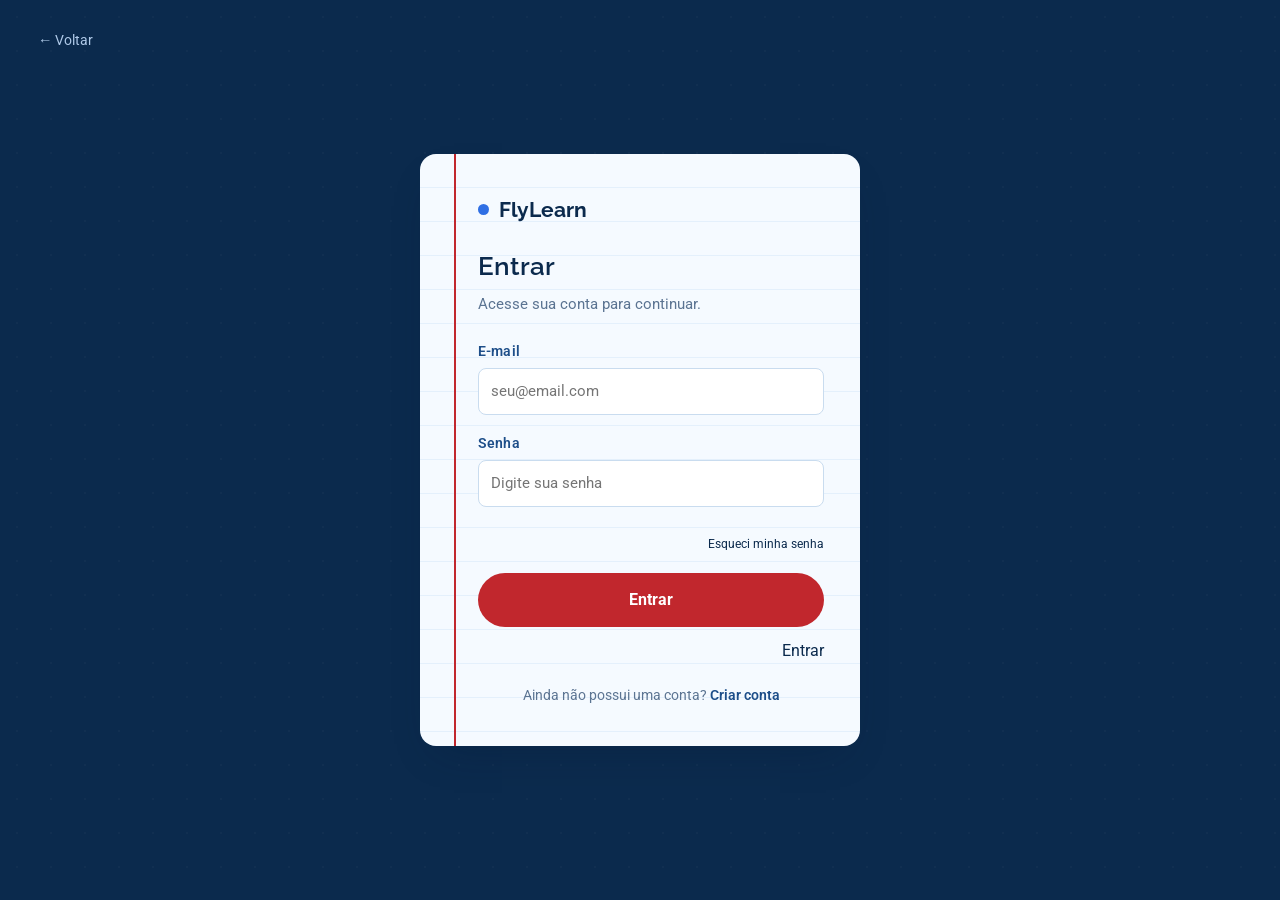
<file: Frontend/login.html>
<!DOCTYPE html>
<html lang="pt-BR">

<head>
    <meta charset="UTF-8">
    <meta name="viewport" content="width=device-width, initial-scale=1.0">
    <title>Entrar — FlyLearn</title>
    <link rel="stylesheet" href="styles.css">
</head>

<body>
    <main class="auth-wrap">
        <div class="chalk-dust"></div>
        <a href="index.html" class="auth-back">← Voltar</a>
        <section class="auth-card">
            <div class="auth-brand"><span class="dot"></span>FlyLearn</div>
            <h1>Entrar</h1>
            <p class="sub">Acesse sua conta para continuar.</p>
            <form id="loginForm">
                <div class="auth-fields">
                    <div class="field">
                        <label for="email">E-mail</label>
                        <input type="email" id="email" name="email" placeholder="seu@email.com"required>
                    </div>
                    <div class="field">
                        <label for="password">Senha</label>
                        <input type="password" id="password" name="password" placeholder="Digite sua senha" required>
                    </div>
                    <div style="text-align: right; margin-top: 6px;">
                        <a href="recup_senha.html" style="font-size: 12px;">Esqueci minha senha</a>
                    </div>
                </div>
                <div class="form-actions form-actions-full form-actions-login">
                    <button type="submit" class="btn-generate">Entrar</button>
                    <a href="dashboard.html">Entrar</a>
                </div>
            </form>
            <div class="auth-foot">
                Ainda não possui uma conta?
                <a href="cadastro.html">Criar conta</a>
            </div>
        </section>
    </main>
    <script>
        const loginForm =
            document.getElementById("loginForm");
        loginForm.addEventListener("submit", function (event) {
            event.preventDefault();
            const email =
                document.getElementById("email").value;
            const password =
                document.getElementById("password").value;
            console.log("Login:", email, password);
        });
    </script>
</body>

</html>
</file>
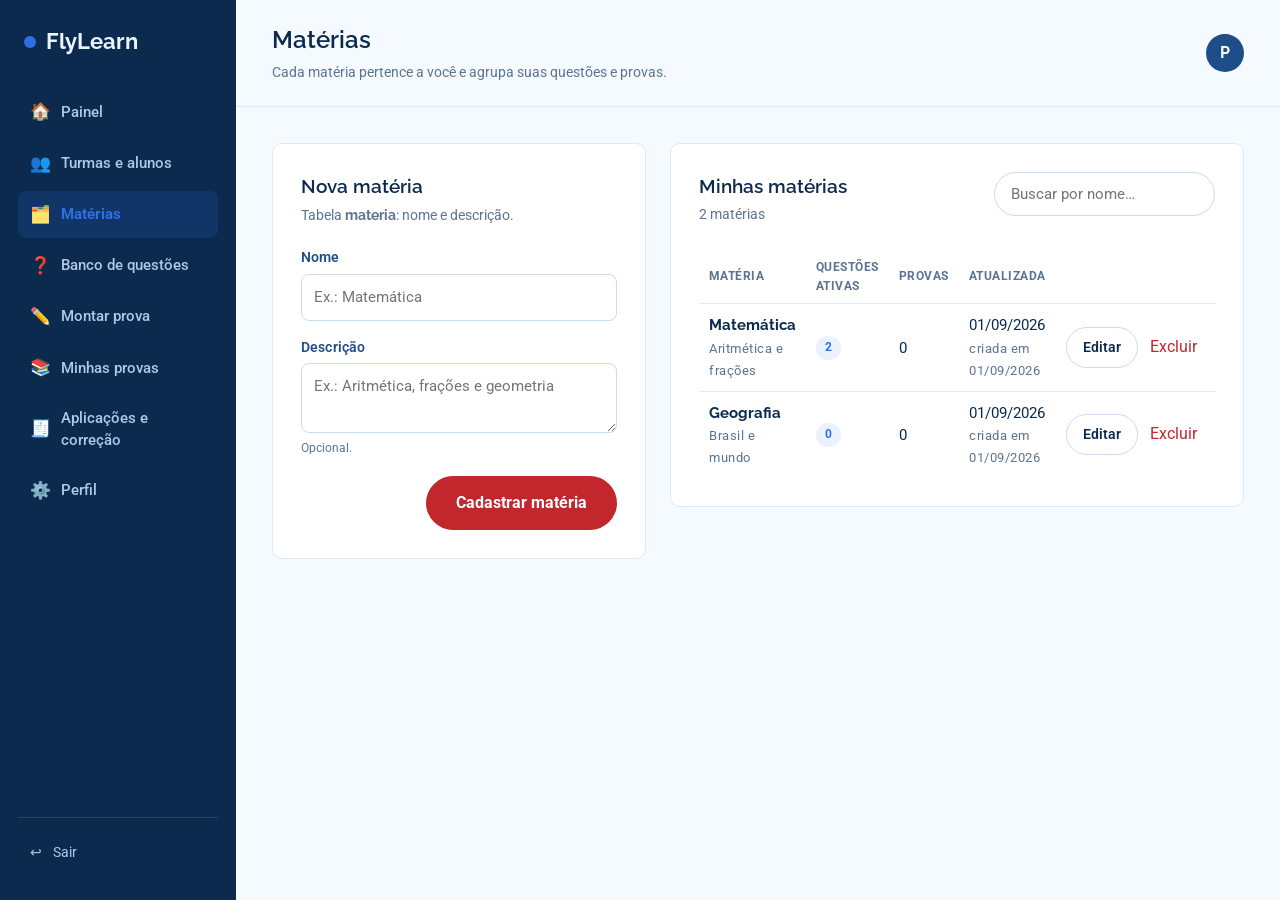
<file: Frontend/materias.html>
<!DOCTYPE html>
<html lang="pt-BR"><head><meta charset="UTF-8"><meta name="viewport" content="width=device-width, initial-scale=1.0"><title>Matérias — FlyLearn</title><link rel="preconnect" href="https://fonts.googleapis.com"><link rel="stylesheet" href="styles.css"></head>
<body>
<div class="app-shell"><aside class="sidebar"><a class="nav-brand" href="dashboard.html"><span class="dot"></span>FlyLearn</a><nav aria-label="Principal"><a href="dashboard.html"><span class="ic">🏠</span>Painel</a><a href="turmas.html"><span class="ic">👥</span>Turmas e alunos</a><a href="materias.html" class="active" aria-current="page"><span class="ic">🗂️</span>Matérias</a><a href="questoes.html"><span class="ic">❓</span>Banco de questões</a><a href="gerador.html"><span class="ic">✏️</span>Montar prova</a><a href="biblioteca.html"><span class="ic">📚</span>Minhas provas</a><a href="correcao.html"><span class="ic">🧾</span>Aplicações e correção</a><a href="perfil.html"><span class="ic">⚙️</span>Perfil</a></nav><div class="sidebar-foot"><a href="index.html"><span class="ic">↩</span>Sair</a></div></aside>
<main class="main"><div class="topbar"><div><h1>Matérias</h1><div class="topbar-sub">Cada matéria pertence a você e agrupa suas questões e provas.</div></div><div class="avatar" title="Professora">P</div></div>
<div class="content"><div class="two-col">

<div class="panel">
  <h2 id="form-title">Nova matéria</h2>
  <p class="sub">Tabela <b>materia</b>: nome e descrição.</p>
  <div class="form-grid">
    <div class="field full"><label for="mn">Nome</label><input type="text" id="mn" maxlength="100" placeholder="Ex.: Matemática"></div>
    <div class="field full"><label for="md">Descrição</label><textarea id="md" placeholder="Ex.: Aritmética, frações e geometria"></textarea><span class="hint">Opcional.</span></div>
  </div>
  <div class="error-box" id="err"></div>
  <div class="form-actions"><button type="button" class="btn-ghost" id="cancel" style="display:none;color:var(--ink);border-color:#C9DCEF">Cancelar</button><button type="button" class="btn-generate" id="save">Cadastrar matéria</button></div>
</div>

<div class="panel">
  <div class="panel-head"><div><h2>Minhas matérias</h2><p class="sub" id="count"></p></div><input type="text" class="search-input" id="q" placeholder="Buscar por nome…" aria-label="Buscar matéria"></div>
  <div class="table-wrap"><table class="aluno-table"><thead><tr><th>Matéria</th><th>Questões ativas</th><th>Provas</th><th>Atualizada</th><th></th></tr></thead><tbody id="tb"></tbody></table></div>
</div>

</div></div></main></div>
<script src="app.js"></script>
<script>
/* materia: id, professor_id, nome, descricao, created_at, updated_at */
let editId=null;
const tb=$('#tb');
function draw(){
  const q=$('#q').value.trim().toLowerCase();
  const ms=DB.materias.filter(m=>!q||m.nome.toLowerCase().includes(q));
  $('#count').textContent=ms.length+' matéria'+(ms.length==1?'':'s');
  tb.innerHTML=ms.map(m=>{
    const nq=DB.questoes.filter(x=>x.materia_id==m.id&&x.ativo).length, np=DB.provas.filter(p=>p.materia_id==m.id).length;
    return `<tr><td><b>${esc(m.nome)}</b><br><span class="code">${esc(m.descricao||'Sem descrição')}</span></td><td><span class="tag tag-blue">${nq}</span></td><td>${np}</td><td>${fmt(m.updated_at||m.created_at)}<br><span class="code">criada em ${fmt(m.created_at)}</span></td><td class="actions"><button class="btn-small" onclick="edit(${m.id})">Editar</button> <button class="btn-icon-del" onclick="del(${m.id})" aria-label="Excluir ${esc(m.nome)}">Excluir</button></td></tr>`}).join('')||'<tr><td colspan="5" class="aluno-empty">Nenhuma matéria encontrada.</td></tr>';
}
function reset(){editId=null;$('#mn').value='';$('#md').value='';$('#form-title').textContent='Nova matéria';$('#save').textContent='Cadastrar matéria';$('#cancel').style.display='none';$('#err').classList.remove('show')}
function edit(i){const m=by('materias',i);editId=i;$('#mn').value=m.nome;$('#md').value=m.descricao||'';$('#form-title').textContent='Editar matéria';$('#save').textContent='Salvar alterações';$('#cancel').style.display='';$('#mn').focus()}
function del(i){
  const m=by('materias',i);
  if(DB.questoes.some(x=>x.materia_id==i)||DB.provas.some(p=>p.materia_id==i))return alert('Não é possível excluir: há questões ou provas vinculadas a esta matéria.');
  if(!confirm('Excluir a matéria “'+m.nome+'”?'))return;
  DB.materias=DB.materias.filter(x=>x.id!=i);save();if(editId==i)reset();draw();
}
$('#save').onclick=()=>{
  const nome=$('#mn').value.trim(),err=$('#err');
  if(!nome){err.textContent='Informe o nome da matéria.';err.classList.add('show');return}
  if(DB.materias.some(m=>m.id!=editId&&m.nome.toLowerCase()==nome.toLowerCase())){err.textContent='Você já tem uma matéria com esse nome.';err.classList.add('show');return}
  const now=new Date().toISOString(),desc=$('#md').value.trim();
  if(editId){Object.assign(by('materias',editId),{nome,descricao:desc,updated_at:now})}
  else DB.materias.push({id:id(),professor_id:1,nome,descricao:desc,created_at:now,updated_at:now});
  save();reset();draw();
};
$('#cancel').onclick=reset;$('#q').oninput=draw;
draw();
</script>
</body></html>
</file>
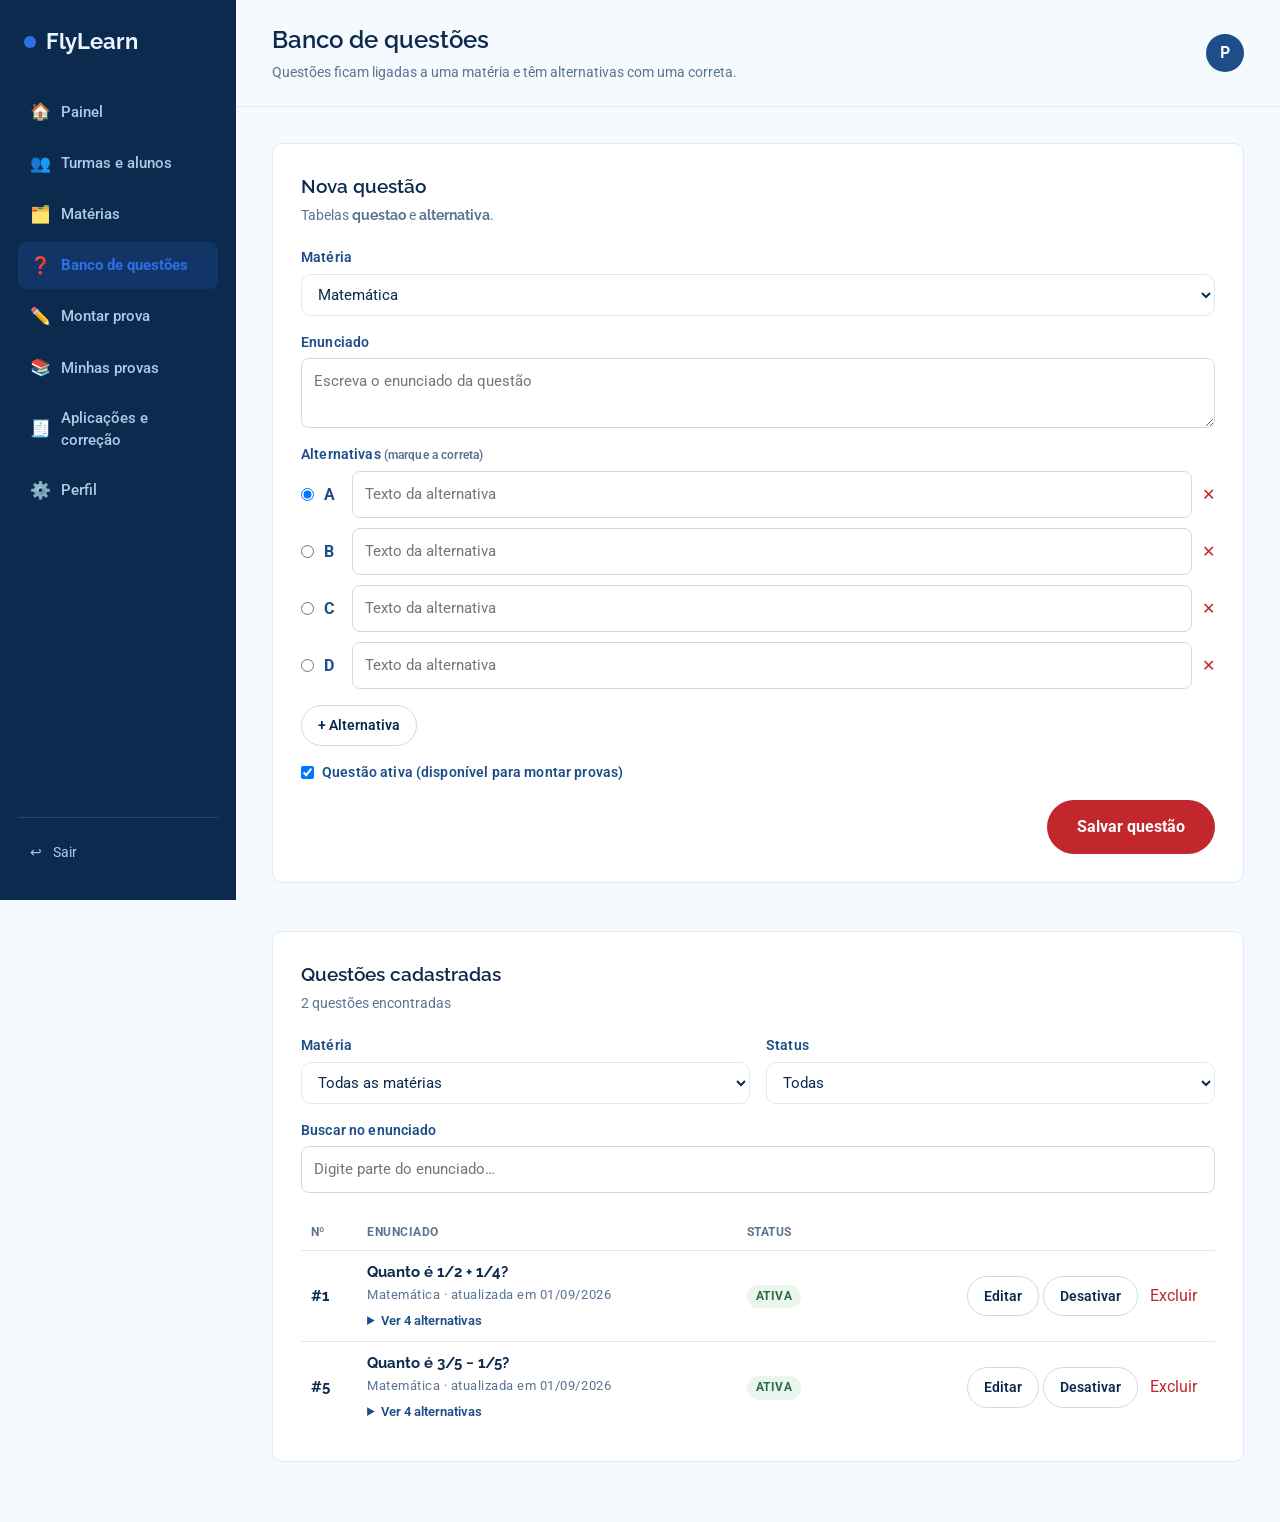
<file: Frontend/questoes.html>
<!DOCTYPE html>
<html lang="pt-BR"><head><meta charset="UTF-8"><meta name="viewport" content="width=device-width, initial-scale=1.0"><title>Banco de questões — FlyLearn</title><link rel="preconnect" href="https://fonts.googleapis.com"><link rel="stylesheet" href="styles.css">
<style>.two-col{grid-template-columns:1fr}.two-col .panel{margin-bottom:24px}.alt-row{display:flex;align-items:center;gap:10px;margin-bottom:10px}.alt-row .field{flex:1}.alt-row .lt{font-weight:700;color:var(--ink-blue);width:18px}.alt-row .x{background:none;border:none;color:var(--red);cursor:pointer;font-size:1rem}.q-actions{display:flex;gap:8px;flex-wrap:wrap;margin-top:10px}.filters{display:flex;gap:10px;flex-wrap:wrap}.filters select,.filters input{width:auto}</style></head>
<body>
<div class="app-shell"><aside class="sidebar"><a class="nav-brand" href="dashboard.html"><span class="dot"></span>FlyLearn</a><nav aria-label="Principal"><a href="dashboard.html"><span class="ic">🏠</span>Painel</a><a href="turmas.html"><span class="ic">👥</span>Turmas e alunos</a><a href="materias.html"><span class="ic">🗂️</span>Matérias</a><a href="questoes.html" class="active" aria-current="page"><span class="ic">❓</span>Banco de questões</a><a href="gerador.html"><span class="ic">✏️</span>Montar prova</a><a href="biblioteca.html"><span class="ic">📚</span>Minhas provas</a><a href="correcao.html"><span class="ic">🧾</span>Aplicações e correção</a><a href="perfil.html"><span class="ic">⚙️</span>Perfil</a></nav><div class="sidebar-foot"><a href="index.html"><span class="ic">↩</span>Sair</a></div></aside>
<main class="main"><div class="topbar"><div><h1>Banco de questões</h1><div class="topbar-sub">Questões ficam ligadas a uma matéria e têm alternativas com uma correta.</div></div><div class="avatar" title="Professora">P</div></div>
<div class="content"><div class="two-col">

<div class="panel">
  <h2 id="ft">Nova questão</h2>
  <p class="sub">Tabelas <b>questao</b> e <b>alternativa</b>.</p>
  <div class="form-grid">
    <div class="field full"><label for="qm">Matéria</label><select id="qm"></select></div>
    <div class="field full"><label for="qe">Enunciado</label><textarea id="qe" placeholder="Escreva o enunciado da questão"></textarea></div>
    <div class="field full"><label>Alternativas <span class="hint">(marque a correta)</span></label><div id="alts"></div>
      <div><button type="button" class="btn-small" id="addAlt">+ Alternativa</button></div></div>
    <div class="field full"><label style="display:flex;gap:8px;align-items:center;font-weight:600"><input type="checkbox" id="qa" checked> Questão ativa (disponível para montar provas)</label></div>
  </div>
  <div class="error-box" id="err"></div>
  <div class="form-actions"><button type="button" class="btn-ghost" id="cancel" style="display:none;color:var(--ink);border-color:#C9DCEF">Cancelar</button><button type="button" class="btn-generate" id="save">Salvar questão</button></div>
</div>

<div class="panel">
  <h2>Questões cadastradas</h2>
  <p class="sub" id="count"></p>
  <div class="form-grid" style="margin:12px 0 16px;grid-template-columns:1fr 1fr">
    <div class="field"><label for="fm">Matéria</label><select id="fm"></select></div>
    <div class="field"><label for="fs">Status</label><select id="fs"><option value="">Todas</option><option value="1">Ativas</option><option value="0">Inativas</option></select></div>
    <div class="field full"><label for="fq">Buscar no enunciado</label><input type="text" id="fq" placeholder="Digite parte do enunciado…"></div>
  </div>
  <div class="table-wrap"><table class="aluno-table"><thead><tr><th>Nº</th><th>Enunciado</th><th>Status</th><th></th></tr></thead><tbody id="list"></tbody></table></div>
</div>

</div></div></main></div>
<script src="app.js"></script>
<script>
/* questao: id, materia_id, enunciado, ativo, created_at, updated_at
   alternativa: id, questao_id, texto, ordem_original, correta, created_at */
let editId=null,rows=[];
const inUse=i=>DB.provas.some(p=>(p.qids||[]).includes(i))||DB.versoes.some(v=>v.itens.some(t=>t.questao_id==i));
const blank=()=>rows=[{texto:'',correta:true},{texto:'',correta:false},{texto:'',correta:false},{texto:'',correta:false}];
function drawAlts(){
  $('#alts').innerHTML=rows.map((r,i)=>`<div class="alt-row"><input type="radio" name="ok" ${r.correta?'checked':''} onchange="rows.forEach((x,k)=>x.correta=k==${i})" aria-label="Alternativa ${L[i]} correta"><span class="lt">${L[i]}</span><div class="field"><input type="text" value="${esc(r.texto)}" oninput="rows[${i}].texto=this.value" placeholder="Texto da alternativa"></div>${rows.length>2?`<button type="button" class="x" onclick="rmAlt(${i})" aria-label="Remover alternativa ${L[i]}">✕</button>`:''}</div>`).join('');
  $('#addAlt').style.display=rows.length>=5?'none':'';
}
function rmAlt(i){const was=rows[i].correta;rows.splice(i,1);if(was)rows[0].correta=true;drawAlts()}
$('#addAlt').onclick=()=>{rows.push({texto:'',correta:false});drawAlts()};
function fillMat(){
  const o=DB.materias.map(m=>`<option value="${m.id}">${esc(m.nome)}</option>`).join('');
  $('#qm').innerHTML=o||'<option value="">Cadastre uma matéria primeiro</option>';
  $('#fm').innerHTML='<option value="">Todas as matérias</option>'+o;
}
function draw(){
  const fm=$('#fm').value,fs=$('#fs').value,fq=$('#fq').value.trim().toLowerCase();
  const qs=DB.questoes.filter(q=>(!fm||q.materia_id==fm)&&(!fs||(q.ativo?'1':'0')==fs)&&(!fq||q.enunciado.toLowerCase().includes(fq)));
  $('#count').textContent=qs.length+(qs.length==1?' questão encontrada':' questões encontradas');
  $('#list').innerHTML=qs.map(q=>{const al=[...q.alts].sort((a,b)=>(a.ordem_original||0)-(b.ordem_original||0));return `<tr>
  <td><b>#${q.id}</b></td>
  <td><b>${esc(q.enunciado)}</b><br><span class="code">${esc(by('materias',q.materia_id)?.nome||'—')} · atualizada em ${fmt(q.updated_at||q.created_at)}${inUse(q.id)?' · usada em prova':''}</span>
    <details style="margin-top:6px"><summary style="cursor:pointer;color:var(--ink-blue);font-size:.84rem;font-weight:600">Ver ${al.length} alternativas</summary>
    <ul class="options" style="margin-top:8px">${al.map((a,i)=>`<li><span class="letter">${L[i]}</span>${esc(a.texto)}${a.correta?' <span class="tag tag-green">correta</span>':''}</li>`).join('')}</ul></details></td>
  <td><span class="tag ${q.ativo?'tag-green':'tag-red'}">${q.ativo?'Ativa':'Inativa'}</span></td>
  <td class="actions"><button class="btn-small" onclick="edit(${q.id})">Editar</button> <button class="btn-small" onclick="tog(${q.id})">${q.ativo?'Desativar':'Ativar'}</button> <button class="btn-icon-del" onclick="del(${q.id})">Excluir</button></td></tr>`}).join('')||'<tr><td colspan="4" class="aluno-empty">Nenhuma questão encontrada.</td></tr>';
}
function reset(){editId=null;blank();$('#qe').value='';$('#qa').checked=true;$('#ft').textContent='Nova questão';$('#cancel').style.display='none';$('#err').classList.remove('show');drawAlts()}
function edit(i){const q=by('questoes',i);editId=i;$('#qm').value=q.materia_id;$('#qe').value=q.enunciado;$('#qa').checked=q.ativo;
  rows=[...q.alts].sort((a,b)=>(a.ordem_original||0)-(b.ordem_original||0)).map(a=>({id:a.id,texto:a.texto,correta:a.correta}));
  $('#ft').textContent='Editar questão #'+i;$('#cancel').style.display='';drawAlts();window.scrollTo({top:0,behavior:'smooth'})}
function tog(i){const q=by('questoes',i);q.ativo=!q.ativo;q.updated_at=new Date().toISOString();save();draw()}
function del(i){if(inUse(i))return alert('Esta questão já foi usada em uma prova. Desative-a em vez de excluir.');if(!confirm('Excluir a questão #'+i+'?'))return;DB.questoes=DB.questoes.filter(q=>q.id!=i);save();if(editId==i)reset();draw()}
$('#save').onclick=()=>{
  const err=$('#err'),e=$('#qe').value.trim(),m=+$('#qm').value,fail=t=>{err.textContent=t;err.classList.add('show')};
  if(!m)return fail('Cadastre uma matéria antes de criar questões.');
  if(!e)return fail('Escreva o enunciado.');
  if(rows.some(r=>!r.texto.trim()))return fail('Preencha o texto de todas as alternativas.');
  if(!rows.some(r=>r.correta))return fail('Marque a alternativa correta.');
  const now=new Date().toISOString();
  if(editId){const q=by('questoes',editId),old=q.alts.length;
    if(inUse(editId)&&rows.length<old)return fail('Questão já usada em prova: não é possível remover alternativas.');
    q.alts=rows.map((r,k)=>({id:r.id||id(),questao_id:q.id,texto:r.texto.trim(),ordem_original:k+1,correta:r.correta,created_at:by('questoes',editId).alts.find(a=>a.id==r.id)?.created_at||now}));
    Object.assign(q,{materia_id:m,enunciado:e,ativo:$('#qa').checked,updated_at:now});
  }else{const qid=id();DB.questoes.push({id:qid,materia_id:m,enunciado:e,ativo:$('#qa').checked,created_at:now,updated_at:now,
    alts:rows.map((r,k)=>({id:id(),questao_id:qid,texto:r.texto.trim(),ordem_original:k+1,correta:r.correta,created_at:now}))})}
  save();reset();draw();
};
$('#cancel').onclick=reset;['fm','fs'].forEach(x=>$('#'+x).onchange=draw);$('#fq').oninput=draw;
fillMat();reset();draw();
</script>
</body></html>
</file>
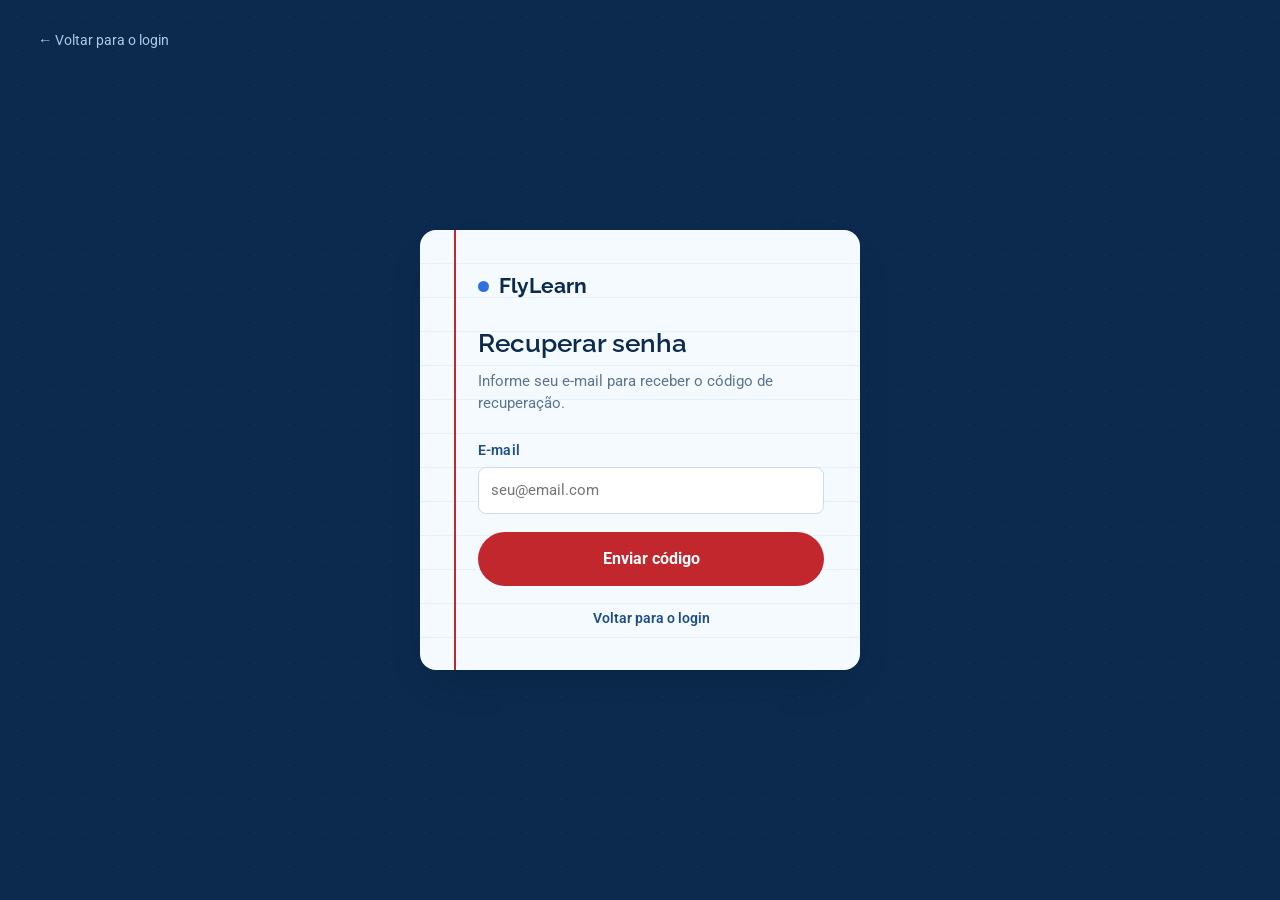
<file: Frontend/recup_senha.html>
<!DOCTYPE html>
<html lang="pt-BR">

<head>
    <meta charset="UTF-8">
    <meta name="viewport" content="width=device-width, initial-scale=1.0">
    <title>Recuperar senha — FlyLearn</title>
    <link rel="stylesheet" href="styles.css">
</head>
<body>
    <main class="auth-wrap">
        <div class="chalk-dust"></div>
        <a href="login.html" class="auth-back">← Voltar para o login</a>
        <section class="auth-card">
            <div class="auth-brand">
                <span class="dot"></span>
                FlyLearn
            </div>
            <h1>Recuperar senha</h1>
            <p class="sub">
                Informe seu e-mail para receber o código de recuperação.
            </p>
            <form id="recoveryForm">
                <div class="auth-fields">
                    <div class="field">
                        <label for="recoveryEmail">
                            E-mail
                        </label>
                        <input type="email" id="recoveryEmail" name="recoveryEmail" placeholder="seu@email.com" required>
                    </div>
                </div>
                <div class="form-actions form-actions-full">
                    <button type="submit" class="btn-generate">Enviar código</button>
                </div>
            </form>
            <div class="auth-foot">
                <a href="login.html">Voltar para o login</a>
            </div>
        </section>
    </main>
    <script>
        const recoveryForm = document.getElementById("recoveryForm");
        recoveryForm.addEventListener("submit", function(event) {
            event.preventDefault();
            const email = document.getElementById("recoveryEmail").value;
            console.log("Código enviado para:", email);
        });
    </script>
</body>
</html>
</file>
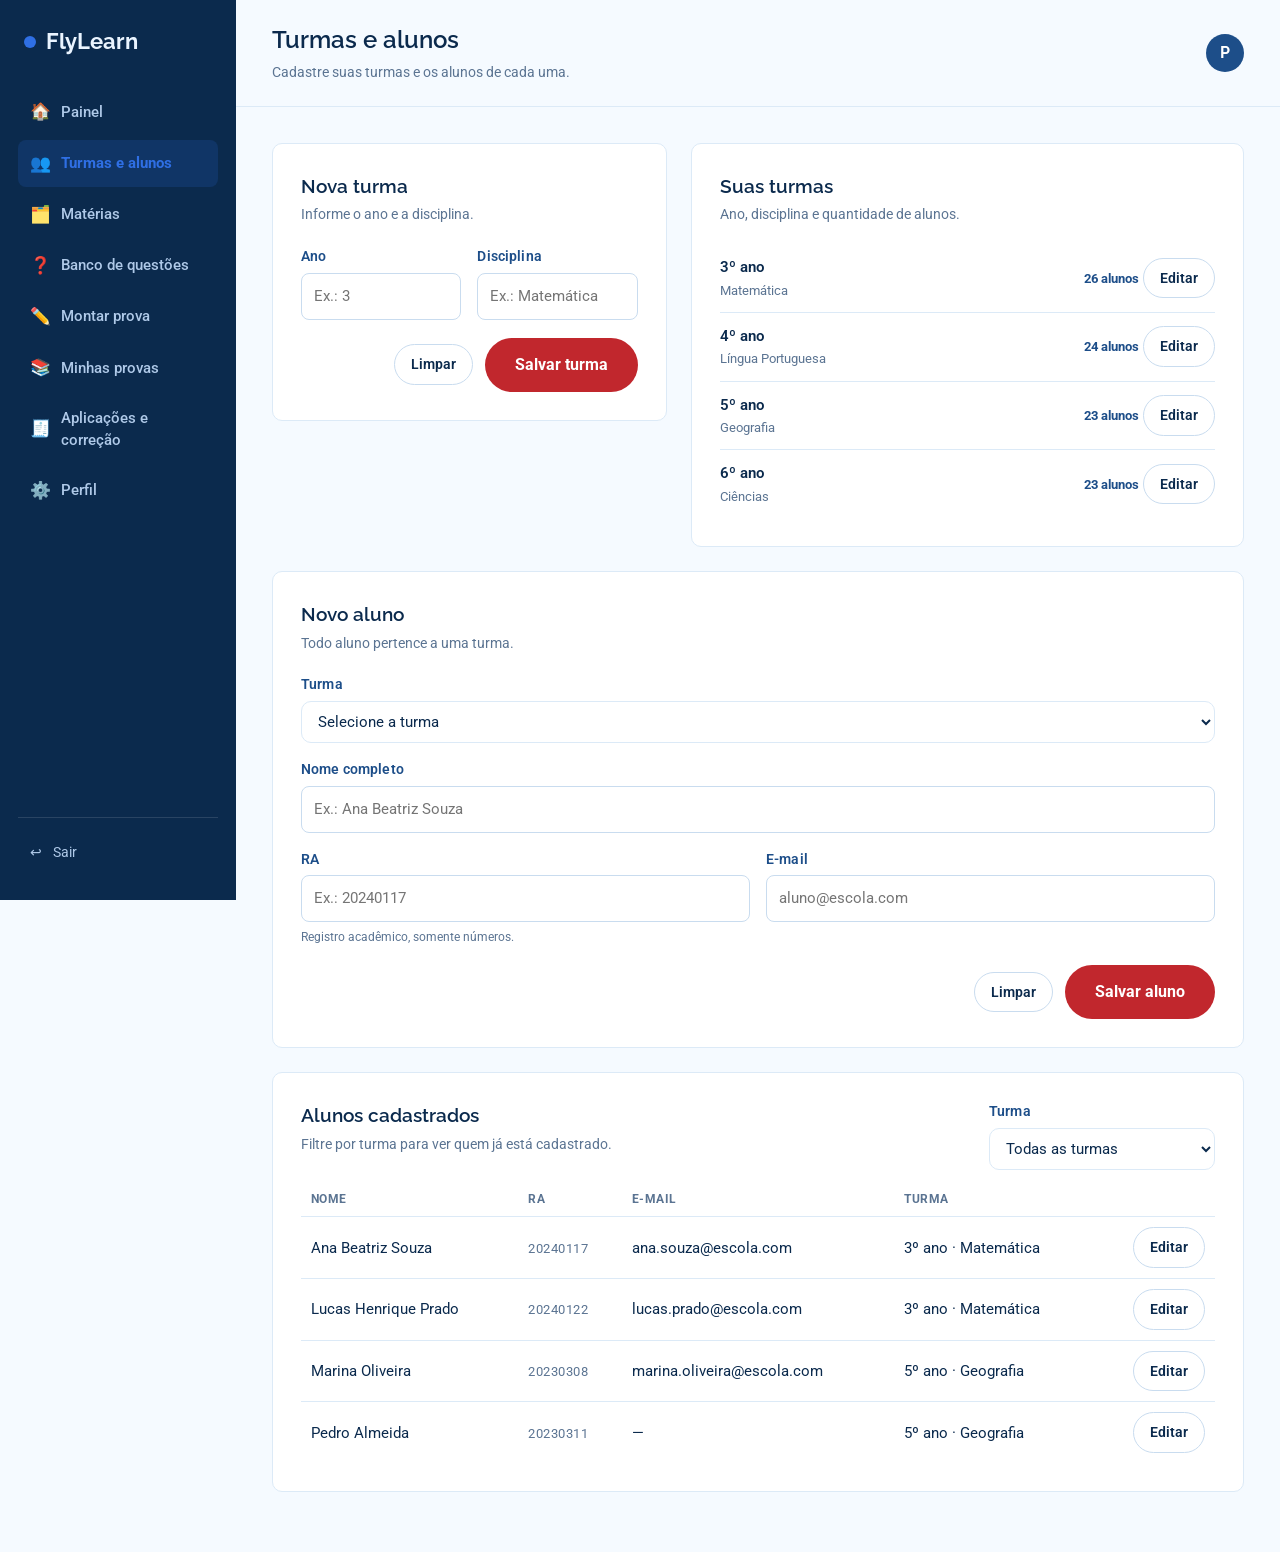
<file: Frontend/turmas.html>
<!DOCTYPE html>
<html lang="pt-BR">
<head>
<meta charset="UTF-8">
<meta name="viewport" content="width=device-width, initial-scale=1.0">
<title>Turmas e alunos — FlyLearn</title>
<link rel="preconnect" href="https://fonts.googleapis.com">
<link rel="stylesheet" href="styles.css">
<style>
/* Acréscimos mínimos ao styles.css (formulários) */
.two-col{display:grid;grid-template-columns:1fr 1.4fr;gap:24px;align-items:start}
.two-col .panel{margin-bottom:0}
.form-grid{display:grid;grid-template-columns:1fr 1fr;gap:16px}
.form-grid .full{grid-column:1 / -1}
.field{display:flex;flex-direction:column;gap:6px}
.field label{font-size:.86rem;font-weight:600}
.field .hint{font-size:.78rem;color:var(--ink-light)}
.field input,.field select{font:inherit;font-size:.94rem;padding:10px 12px;border:1px solid var(--border);border-radius:var(--radius);background:#fff;color:inherit}
.field input:focus,.field select:focus{outline:2px solid var(--pencil);outline-offset:1px}
.form-actions{display:flex;gap:12px;justify-content:flex-end;margin-top:18px}
.table-wrap{overflow-x:auto}
.aluno-table .code{font-size:.8rem;color:var(--ink-light);letter-spacing:.04em}
.aluno-table .actions{text-align:right;white-space:nowrap}
.panel-head{display:flex;justify-content:space-between;align-items:flex-start;gap:12px;flex-wrap:wrap;margin-bottom:6px}
.mini-list{display:flex;flex-direction:column}
.mini-item{display:flex;justify-content:space-between;align-items:center;gap:12px;padding:12px 0;border-bottom:1px solid var(--border)}
.mini-item:last-child{border-bottom:none}
.mini-item h4{font-size:.94rem;font-weight:600;margin:0 0 2px}
.mini-item .meta{font-size:.8rem;color:var(--ink-light)}
.mini-item .count{font-size:.8rem;font-weight:700;color:var(--ink-blue);white-space:nowrap}
@media (max-width:1000px){.two-col{grid-template-columns:1fr}}
@media (max-width:560px){.form-grid{grid-template-columns:1fr}}
</style>
<link href="https://fonts.googleapis.com/css2?family=Fraunces:opsz,wght@9..144,500..900&family=Caveat:wght@600;700&family=Work+Sans:wght@400;500;600;700&display=swap" rel="stylesheet">
</head>
<body>

<div class="app-shell">

  <aside class="sidebar">
    <a class="nav-brand" href="dashboard.html"><span class="dot"></span>FlyLearn</a>
    <nav aria-label="Principal">
      <a href="dashboard.html"><span class="ic">🏠</span>Painel</a>
      <a class="active" href="turmas.html" aria-current="page"><span class="ic">👥</span>Turmas e alunos</a>
      <a href="materias.html"><span class="ic">🗂️</span>Matérias</a>
      <a href="questoes.html"><span class="ic">❓</span>Banco de questões</a>
      <a href="gerador.html"><span class="ic">✏️</span>Montar prova</a>
      <a href="biblioteca.html"><span class="ic">📚</span>Minhas provas</a>
      <a href="correcao.html"><span class="ic">🧾</span>Aplicações e correção</a>
      <a href="perfil.html"><span class="ic">⚙️</span>Perfil</a>
    </nav>
    <div class="sidebar-foot">
      <a href="index.html"><span class="ic">↩</span>Sair</a>
    </div>
  </aside>

  <main class="main">

    <div class="topbar">
      <div>
        <h1>Turmas e alunos</h1>
        <div class="topbar-sub">Cadastre suas turmas e os alunos de cada uma.</div>
      </div>
      <div class="avatar" title="Professora">P</div>
    </div>

    <div class="content">

      <div class="two-col">

        <!-- Tabela turma: ano, disciplina (professor_id vem da sessão) -->
        <div class="panel">
          <h2>Nova turma</h2>
          <p class="sub">Informe o ano e a disciplina.</p>
          <form action="#" method="post">
            <input type="hidden" name="id" value="">
            <div class="form-grid">
              <div class="field">
                <label for="turma-ano">Ano</label>
                <input type="number" id="turma-ano" name="ano" min="1" max="12" step="1" placeholder="Ex.: 3" required>
              </div>
              <div class="field">
                <label for="turma-disciplina">Disciplina</label>
                <input type="text" id="turma-disciplina" name="disciplina" maxlength="100" placeholder="Ex.: Matemática" required>
              </div>
            </div>
            <div class="form-actions">
              <button type="reset" class="btn-small">Limpar</button>
              <button type="submit" class="btn-generate">Salvar turma</button>
            </div>
          </form>
        </div>

        <div class="panel">
          <div class="panel-head">
            <div>
              <h2>Suas turmas</h2>
              <p class="sub">Ano, disciplina e quantidade de alunos.</p>
            </div>
          </div>
          <div class="mini-list">
            <div class="mini-item">
              <div><h4>3º ano</h4><div class="meta">Matemática</div></div>
              <div><span class="count">26 alunos</span> <a class="btn-small" href="turmas.html?editar=1">Editar</a></div>
            </div>
            <div class="mini-item">
              <div><h4>4º ano</h4><div class="meta">Língua Portuguesa</div></div>
              <div><span class="count">24 alunos</span> <a class="btn-small" href="turmas.html?editar=2">Editar</a></div>
            </div>
            <div class="mini-item">
              <div><h4>5º ano</h4><div class="meta">Geografia</div></div>
              <div><span class="count">23 alunos</span> <a class="btn-small" href="turmas.html?editar=3">Editar</a></div>
            </div>
            <div class="mini-item">
              <div><h4>6º ano</h4><div class="meta">Ciências</div></div>
              <div><span class="count">23 alunos</span> <a class="btn-small" href="turmas.html?editar=4">Editar</a></div>
            </div>
          </div>
        </div>

      </div>

      <!-- Tabela aluno: turma_id, nome, ra, email -->
      <div class="panel" style="margin-top:24px">
        <h2>Novo aluno</h2>
        <p class="sub">Todo aluno pertence a uma turma.</p>
        <form action="#" method="post">
          <input type="hidden" name="id" value="">
          <div class="form-grid">
            <div class="field full">
              <label for="aluno-turma">Turma</label>
              <select id="aluno-turma" name="turma_id" required>
                <option value="">Selecione a turma</option>
                <option value="1">3º ano · Matemática</option>
                <option value="2">4º ano · Língua Portuguesa</option>
                <option value="3">5º ano · Geografia</option>
                <option value="4">6º ano · Ciências</option>
              </select>
            </div>
            <div class="field full">
              <label for="aluno-nome">Nome completo</label>
              <input type="text" id="aluno-nome" name="nome" maxlength="150" placeholder="Ex.: Ana Beatriz Souza" required>
            </div>
            <div class="field">
              <label for="aluno-ra">RA</label>
              <input type="number" id="aluno-ra" name="ra" min="1" step="1" inputmode="numeric" placeholder="Ex.: 20240117" required>
              <span class="hint">Registro acadêmico, somente números.</span>
            </div>
            <div class="field">
              <label for="aluno-email">E-mail</label>
              <input type="email" id="aluno-email" name="email" placeholder="aluno@escola.com">
            </div>
          </div>
          <div class="form-actions">
            <button type="reset" class="btn-small">Limpar</button>
            <button type="submit" class="btn-generate">Salvar aluno</button>
          </div>
        </form>
      </div>

      <div class="panel" style="margin-top:24px">
        <div class="panel-head">
          <div>
            <h2>Alunos cadastrados</h2>
            <p class="sub">Filtre por turma para ver quem já está cadastrado.</p>
          </div>
          <div class="field">
            <label for="filtro-turma">Turma</label>
            <select id="filtro-turma" name="filtro_turma">
              <option value="">Todas as turmas</option>
              <option value="1">3º ano · Matemática</option>
              <option value="2">4º ano · Língua Portuguesa</option>
              <option value="3">5º ano · Geografia</option>
              <option value="4">6º ano · Ciências</option>
            </select>
          </div>
        </div>
        <div class="table-wrap">
          <table class="aluno-table">
            <thead>
              <tr>
                <th>Nome</th>
                <th>RA</th>
                <th>E-mail</th>
                <th>Turma</th>
                <th></th>
              </tr>
            </thead>
            <tbody>
              <tr>
                <td>Ana Beatriz Souza</td>
                <td><span class="code">20240117</span></td>
                <td>ana.souza@escola.com</td>
                <td>3º ano · Matemática</td>
                <td class="actions"><a class="btn-small" href="turmas.html?aluno=1">Editar</a></td>
              </tr>
              <tr>
                <td>Lucas Henrique Prado</td>
                <td><span class="code">20240122</span></td>
                <td>lucas.prado@escola.com</td>
                <td>3º ano · Matemática</td>
                <td class="actions"><a class="btn-small" href="turmas.html?aluno=2">Editar</a></td>
              </tr>
              <tr>
                <td>Marina Oliveira</td>
                <td><span class="code">20230308</span></td>
                <td>marina.oliveira@escola.com</td>
                <td>5º ano · Geografia</td>
                <td class="actions"><a class="btn-small" href="turmas.html?aluno=3">Editar</a></td>
              </tr>
              <tr>
                <td>Pedro Almeida</td>
                <td><span class="code">20230311</span></td>
                <td>—</td>
                <td>5º ano · Geografia</td>
                <td class="actions"><a class="btn-small" href="turmas.html?aluno=4">Editar</a></td>
              </tr>
            </tbody>
          </table>
        </div>
      </div>

    </div>
  </main>
</div>

</body>
</html>
</file>
<file: Frontend/styles.css>
@import url('https://fonts.googleapis.com/css2?family=Caveat:wght@600;700&family=Raleway:wght@500;600;700;800&family=Roboto:wght@400;500;600;700&display=swap');

:root{
  --paper:#DCEAFB;
  --paper-light:#F5FAFF;
  --paper-line:#D3E6F8;

  --chalkboard:#0B2A4D;
  --chalkboard-dark:#071B33;
  --chalk:#EAF4FF;
  --chalk-dim:#AFC9E8;

  --ink:#0B2A4D;
  --ink-soft:#345377;
  --ink-blue:#1D4E89;
  --ink-light:#5B7492;
  --graphite:#5B7492;

  --pencil:#2F6FE4;
  --red:#C1272D;
  --margin-red:#C1272D;
  --green:#3F6C4E;

  --line:rgba(11,42,77,0.14);
  --border:#DCEAF7;

  --radius:10px;
  --shadow:0 18px 40px -20px rgba(7,27,51,0.35);
}

/* ---------- BASE ---------- */

*{
  box-sizing:border-box;
  margin:0;
  padding:0;
}

html{
  scroll-behavior:smooth;
}

body{
  margin:0;
  background:var(--paper-light);
  color:var(--ink);
  font-family:'Roboto',sans-serif;
  line-height:1.5;
  -webkit-font-smoothing:antialiased;
}

a{
  color:inherit;
  text-decoration:none;
}

a:hover,
a:focus,
a:active,
a:visited{
  text-decoration:none;
}

/* ---------- TIPOGRAFIA ---------- */

strong,
b{
  font-family:'Raleway',sans-serif;
  font-weight:700;
}

button,
input,
select,
textarea{
  font:inherit;
}

button,
.btn-primary,
.btn-ghost,
.btn-generate,
.btn-small,
.btn-danger-ghost,
.btn-full,
.nav-button,
.nav-cta{
  font-family:'Roboto',sans-serif;
  text-decoration:none;
}

button{
  font-family:inherit;
}

img{
  max-width:100%;
}

:focus-visible{
  outline:3px solid var(--pencil);
  outline-offset:2px;
}

.display{
  font-family:'Raleway',sans-serif;
}

.hand{
  font-family:'Caveat',cursive;
}

.mono{
  font-family:'Roboto',sans-serif;
}

@media (prefers-reduced-motion:reduce){
  html{
    scroll-behavior:auto;
  }

  *,
  *::before,
  *::after{
    animation-duration:.001ms !important;
    transition-duration:.001ms !important;
    scroll-behavior:auto !important;
  }
}

/* =========================================================
   ACESSIBILIDADE
   ========================================================= */

.skip-link{
  position:absolute;
  left:-9999px;
  top:0;
  background:var(--pencil);
  color:#fff;
  padding:10px 16px;
  border-radius:0 0 8px 0;
  font-weight:700;
  z-index:200;
}

.skip-link:focus{
  left:0;
}

/* =========================================================
   NAVEGAÇÃO PÚBLICA
   ========================================================= */

.nav{
  position:sticky;
  top:0;
  z-index:40;
  display:flex;
  align-items:center;
  justify-content:space-between;
  padding:16px 32px;
  background:var(--chalkboard);
  color:white;
  border-bottom:3px solid var(--chalkboard-dark);
}

.nav-brand{
  display:flex;
  align-items:center;
  gap:10px;
  font-family:'Raleway',sans-serif;
  font-weight:700;
  font-size:1.35rem;
  text-decoration:none;
  color:var(--chalk);
}

.nav-brand .dot{
  width:12px;
  height:12px;
  border-radius:50%;
  background:var(--pencil);
  display:inline-block;
}

.nav-links{
  display:flex;
  gap:28px;
  font-size:.95rem;
  font-weight:500;
  align-items:center;
}

.nav-links a{
  text-decoration:none;
  color:var(--chalk-dim);
  transition:color .15s;
}

.nav-links a:hover{
  color:var(--chalk);
}

.nav-cta{
  background:var(--pencil);
  color:#fff;
  padding:9px 18px;
  border-radius:999px;
  font-weight:700;
  font-size:.9rem;
  text-decoration:none;
  border:none;
  cursor:pointer;
}

/* =========================================================
   NAV / LANDING ALTERNATIVA
   ========================================================= */

nav{
  position:sticky;
  top:0;
  z-index:50;
  background:rgba(234,244,255,.9);
  backdrop-filter:blur(6px);
  border-bottom:1px solid var(--line);
}

nav .wrap{
  display:flex;
  align-items:center;
  justify-content:space-between;
  height:72px;
}

.wrap{
  max-width:1140px;
  margin:0 auto;
  padding:0 32px;
}

.brand{
  display:flex;
  align-items:center;
  gap:10px;
  font-family:'Raleway',sans-serif;
  font-weight:700;
  font-size:1.15rem;
}

.brand-mark{
  width:28px;
  height:28px;
  border:2px solid var(--ink);
  border-radius:50%;
  display:grid;
  place-items:center;
  position:relative;
}

.brand-mark::after{
  content:"";
  width:10px;
  height:10px;
  border-radius:50%;
  background:var(--red);
}

nav ul{
  list-style:none;
  display:flex;
  gap:36px;
  font-size:.92rem;
  font-weight:500;
}

nav ul li a{
  text-decoration:none;
  padding-bottom:4px;
  border-bottom:2px solid transparent;
  transition:border-color .2s ease;
}

nav ul li a:hover,
nav ul li a:focus-visible{
  border-color:var(--red);
  outline:none;
}

.nav-button{
  padding:10px 20px;
  border-radius:var(--radius);
  text-decoration:none;
  font-size:.9rem;
  font-weight:600;
  transition:transform .15s ease,box-shadow .15s ease;
}

.nav-button:hover{
  transform:translateY(-2px);
  box-shadow:0 6px 0 #7c1a1e;
}

/* =========================================================
   HERO
   ========================================================= */

.hero{
  background:
    radial-gradient(ellipse at 20% -10%,rgba(255,255,255,.05),transparent 55%),
    radial-gradient(ellipse at 90% 110%,rgba(255,255,255,.04),transparent 50%),
    var(--chalkboard);
  color:var(--chalk);
  padding:88px 32px 110px;
  position:relative;
  overflow:hidden;
}

.hero-inner{
  max-width:920px;
  margin:0 auto;
  text-align:center;
  position:relative;
  z-index:2;
}

.eyebrow{
  display:inline-flex;
  align-items:center;
  gap:8px;
  font-size:.8rem;
  letter-spacing:.14em;
  text-transform:uppercase;
  color:var(--pencil);
  font-weight:600;
  margin-bottom:22px;
}

.eyebrow::before,
.eyebrow::after{
  content:"";
  width:24px;
  height:1px;
  background:var(--pencil);
  opacity:.6;
}

.hero h1{
  font-size:clamp(2.2rem,5vw,4rem);
  line-height:1.08;
  margin:0 0 22px;
  font-weight:600;
  font-family:'Raleway',sans-serif;
}

.hero h1 .underline{
  position:relative;
  white-space:nowrap;
}

.hero h1 .underline svg{
  position:absolute;
  left:0;
  bottom:-10px;
  width:100%;
  height:14px;
}

.hero p.lead{
  font-size:1.15rem;
  color:var(--chalk-dim);
  max-width:560px;
  margin:0 auto 36px;
  line-height:1.6;
}

.hero-actions{
  display:flex;
  gap:14px;
  justify-content:center;
  flex-wrap:wrap;
}

.chalk-dust{
  position:absolute;
  inset:0;
  pointer-events:none;
  background-image:radial-gradient(rgba(234,244,255,.5) 1px,transparent 1px);
  background-size:34px 34px;
  opacity:.05;
}

.margin-note{
  position:absolute;
  font-family:'Caveat',cursive;
  color:var(--pencil);
  font-size:1.3rem;
  line-height:1.2;
  opacity:.9;
  transform:rotate(-6deg);
  display:none;
}

.margin-note.n1{
  top:70px;
  right:6%;
  display:block;
}

/* ---------- HERO ALTERNATIVO ---------- */

.hero .wrap{
  display:grid;
  grid-template-columns:1.05fr .95fr;
  gap:56px;
  align-items:center;
}

.hero h1 em{
  font-style:normal;
  position:relative;
  display:inline-block;
}

.hero h1 em::after{
  content:"";
  position:absolute;
  left:-4px;
  right:-4px;
  bottom:6px;
  height:.4em;
  background:rgba(193,39,45,.22);
  z-index:-1;
  transform:skewX(-6deg);
}

.hero .wrap .hero-actions{
  margin-top:34px;
}

.hero .wrap .hero-actions .btn-primary{
  background:var(--red);
  color:var(--paper-light);
  padding:14px 26px;
  border-radius:var(--radius);
  text-decoration:none;
  font-weight:600;
  font-size:.95rem;
  display:inline-block;
  box-shadow:0 4px 0 #7c1a1e;
}

/* =========================================================
   BOTÕES
   ========================================================= */

.btn-primary{
  background:var(--pencil);
  color:#fff;
  padding:14px 28px;
  border-radius:999px;
  font-weight:700;
  font-size:1rem;
  border:none;
  cursor:pointer;
  text-decoration:none;
  display:inline-block;
  transition:transform .15s,box-shadow .15s;
}

.btn-primary:hover{
  transform:translateY(-2px);
  box-shadow:0 10px 22px -8px rgba(47,111,228,.55);
}

.btn-ghost{
  background:transparent;
  color:var(--chalk);
  padding:14px 26px;
  border-radius:999px;
  font-weight:600;
  font-size:1rem;
  border:1.5px solid rgba(234,244,255,.35);
  cursor:pointer;
  text-decoration:none;
  display:inline-block;
  transition:border-color .15s;
}

.btn-ghost:hover{
  border-color:var(--chalk);
}

.btn-generate{
  background:var(--red);
  color:#fff;
  border:none;
  border-radius:999px;
  padding:15px 30px;
  font-weight:700;
  font-size:1rem;
  cursor:pointer;
  display:inline-flex;
  align-items:center;
  justify-content:center;
  gap:10px;
  transition:transform .15s,box-shadow .15s;
}

.btn-generate:hover{
  transform:translateY(-2px);
  box-shadow:0 12px 24px -10px rgba(193,39,45,.5);
}

.btn-generate:disabled{
  opacity:.6;
  cursor:progress;
  transform:none;
}

.btn-small{
  background:#fff;
  border:1.5px solid #C9DCEF;
  color:var(--ink);
  padding:9px 16px;
  border-radius:999px;
  font-size:.86rem;
  font-weight:600;
  cursor:pointer;
  text-decoration:none;
  display:inline-flex;
  align-items:center;
  gap:6px;
}

.btn-small:hover{
  border-color:var(--ink-blue);
}

.btn-small.active{
  background:var(--ink-blue);
  border-color:var(--ink-blue);
  color:#fff;
}

.btn-danger-ghost{
  background:#fff;
  border:1.5px solid var(--red);
  color:var(--red);
  padding:9px 16px;
  border-radius:999px;
  font-size:.86rem;
  font-weight:600;
  cursor:pointer;
}

.btn-full{
  width:100%;
  justify-content:center;
}

.spinner{
  width:16px;
  height:16px;
  border-radius:50%;
  border:2.5px solid rgba(255,255,255,.4);
  border-top-color:#fff;
  animation:spin .7s linear infinite;
  display:none;
}

.spinner.on{
  display:inline-block;
}

@keyframes spin{
  to{
    transform:rotate(360deg);
  }
}

/* =========================================================
   STRIP
   ========================================================= */

.strip{
  background:var(--chalkboard-dark);
  color:var(--chalk-dim);
  padding:22px 32px;
  text-align:center;
  font-size:.92rem;
}

.strip strong{
  color:var(--chalk);
}

.strip .wrap{
  display:flex;
  justify-content:space-between;
  padding:22px 32px;
  flex-wrap:wrap;
  gap:16px;
}

.strip .item{
  font-size:.82rem;
  color:var(--ink-soft);
}

.strip .item b{
  color:var(--ink);
}

/* =========================================================
   SEÇÕES / LANDING
   ========================================================= */

.section{
  max-width:1080px;
  margin:0 auto;
  padding:84px 32px;
}

section{
  padding:100px 0;
}

.section-head{
  max-width:640px;
  margin:0 auto 48px;
  text-align:center;
}

.section-head .kicker,
.section-head .tag{
  font-size:.8rem;
  letter-spacing:.12em;
  text-transform:uppercase;
  color:var(--red);
  font-weight:700;
  margin-bottom:10px;
}

.section-head h2{
  font-family:'Raleway',sans-serif;
  font-size:clamp(1.8rem,3.4vw,2.5rem);
  margin:0 0 14px;
  font-weight:600;
}

.section-head p{
  color:var(--ink-light);
  line-height:1.6;
  font-size:1.02rem;
}

.steps{
  display:grid;
  grid-template-columns:repeat(3,1fr);
  gap:24px;
}

.step-card{
  background:var(--paper-light);
  border:1px solid var(--border);
  border-radius:var(--radius);
  padding:26px 22px;
  position:relative;
}

.step-card .num{
  font-family:'Raleway',sans-serif;
  font-size:2.1rem;
  color:var(--red);
  font-weight:700;
  opacity:.85;
}

.step-card h3{
  font-size:1.08rem;
  margin:10px 0 8px;
  font-family:'Raleway',sans-serif;
  font-weight:600;
}

.step-card p{
  color:var(--ink-light);
  font-size:.94rem;
  line-height:1.55;
  margin:0;
}

/* =========================================================
   PIPELINE
   ========================================================= */

.pipeline{
  display:grid;
  grid-template-columns:repeat(4,1fr);
  gap:1px;
  background:var(--line);
  border:1px solid var(--line);
  border-radius:var(--radius);
  overflow:hidden;
}

.pipe-step{
  background:var(--paper-light);
  padding:28px 22px;
  position:relative;
}

.pipe-step .num{
  font-size:.78rem;
  color:var(--red);
}

.pipe-step h3{
  margin-top:10px;
  font-size:1.05rem;
  font-weight:600;
}

.pipe-step p{
  margin-top:8px;
  font-size:.9rem;
  color:var(--ink-soft);
}

/* =========================================================
   FEATURES
   ========================================================= */

.feature-grid{
  display:grid;
  grid-template-columns:repeat(3,1fr);
  gap:24px;
}

.feature-card{
  padding:24px;
  border-radius:var(--radius);
  border:1px solid var(--border);
  background:var(--paper-light);
}

.feature-card .icon{
  font-size:1.6rem;
  margin-bottom:10px;
  display:block;
}

.feature-card h3{
  font-family:'Raleway',sans-serif;
  font-size:1.05rem;
  margin:0 0 6px;
  font-weight:600;
}

.feature-card p{
  color:var(--ink-light);
  font-size:.92rem;
  margin:0;
  line-height:1.5;
}

.feature{
  background:var(--paper-light);
  padding:40px 28px;
}

.ficon{
  width:38px;
  height:38px;
  margin-bottom:18px;
}

/* =========================================================
   CTA
   ========================================================= */

.cta-band{
  background:var(--chalkboard);
  color:var(--chalk);
  border-radius:16px;
  padding:56px 40px;
  text-align:center;
  max-width:1080px;
  margin:0 auto 90px;
}

.cta-band h2{
  font-family:'Raleway',sans-serif;
  font-size:clamp(1.6rem,3vw,2.2rem);
  margin:0 0 14px;
}

.cta-band p{
  color:var(--chalk-dim);
  max-width:480px;
  margin:0 auto 28px;
  line-height:1.6;
}

.cta{
  background:var(--ink);
  color:var(--paper-light);
  border-radius:10px;
  padding:64px 56px;
  justify-content:space-between;
  align-items:center;
  gap:32px;
}

.cta h2{
  color:var(--paper-light);
  font-size:1.9rem;
  max-width:150ch;
}

.cta p{
  color:#AEB4CE;
  margin-top:10px;
}

/* =========================================================
   FOOTER
   ========================================================= */

footer.site-footer{
  background:var(--chalkboard-dark);
  color:var(--chalk-dim);
  padding:40px 32px;
  text-align:center;
  font-size:.85rem;
}

footer.site-footer .hand{
  color:var(--pencil);
  font-size:1.4rem;
}

footer{
  border-top:1px solid var(--line);
  padding:40px 0;
}

footer .wrap{
  display:flex;
  justify-content:space-between;
  align-items:center;
  font-size:.85rem;
  color:var(--ink-soft);
  flex-wrap:wrap;
  gap:12px;
}

/* =========================================================
   FORMULÁRIOS
   ========================================================= */

.field{
  display:flex;
  flex-direction:column;
  gap:6px;
}

.field.full{
  grid-column:1/-1;
}

.field label{
  font-size:.82rem;
  font-weight:600;
  color:var(--ink-blue);
  letter-spacing:.01em;
}

.field select,
.field input[type="text"],
.field input[type="email"],
.field input[type="password"],
.field input[type="number"],
.field textarea{
  font-family:'Roboto',sans-serif;
  border:1.5px solid #C9DCEF;
  background:#fff;
  border-radius:8px;
  padding:11px 12px;
  font-size:.96rem;
  color:var(--ink);
  width:100%;
}

.field textarea{
  resize:vertical;
  min-height:70px;
}

.field select:focus,
.field input:focus,
.field textarea:focus{
  border-color:var(--ink-blue);
}

.form-grid{
  display:grid;
  grid-template-columns:1fr 1fr;
  gap:20px 24px;
}

.form-grid-two-columns{
  grid-template-columns:1fr 1fr;
}

.chip-group{
  display:flex;
  flex-wrap:wrap;
  gap:10px;
}

.chip{
  border:1.5px solid #C9DCEF;
  border-radius:999px;
  padding:8px 16px;
  font-size:.88rem;
  cursor:pointer;
  user-select:none;
  background:#fff;
  color:var(--ink);
  transition:all .12s;
}

.chip input{
  display:none;
}

.chip.checked{
  background:var(--ink-blue);
  border-color:var(--ink-blue);
  color:#fff;
}

.form-actions{
  display:flex;
  align-items:center;
  gap:16px;
  margin-top:32px;
  flex-wrap:wrap;
}

.form-actions.form-actions-top{
  margin-top:24px;
}

.form-actions.form-actions-full .btn-generate{
  width:100%;
  justify-content:center;
}

.form-actions-login{
  margin-top:24px;
}

.form-actions-recovery{
  margin-top:20px;
}

.form-hint{
  font-size:.85rem;
  color:var(--ink-light);
}

.error-box{
  display:none;
  margin-top:20px;
  background:#FBEAE6;
  border:1px solid var(--red);
  color:#7A2A1B;
  padding:14px 16px;
  border-radius:8px;
  font-size:.9rem;
}

.error-box.show{
  display:block;
}

.success-box{
  display:none;
  margin-top:20px;
  background:#EAF5EE;
  border:1px solid #2E6B47;
  color:#1E5236;
  padding:14px 16px;
  border-radius:8px;
  font-size:.9rem;
}

.success-box.show{
  display:block;
}

/* =========================================================
   NOTEBOOK
   ========================================================= */

.notebook{
  background:
    linear-gradient(
      90deg,
      transparent 0 54px,
      var(--red) 54px,
      var(--red) 56px,
      transparent 56px
    ),
    repeating-linear-gradient(
      var(--paper-light),
      var(--paper-light) 33px,
      var(--paper-line) 34px
    );
  background-color:var(--paper-light);
  border:1px solid var(--border);
  border-radius:14px;
  box-shadow:var(--shadow);
  padding:44px 40px 44px 74px;
}

.notebook h2,
.notebook h1{
  font-family:'Raleway',sans-serif;
  font-weight:600;
  font-size:1.7rem;
  margin:0 0 6px;
}

.notebook .sub{
  color:var(--ink-light);
  font-size:.95rem;
  margin:0 0 30px;
}

/* =========================================================
   AUTENTICAÇÃO
   ========================================================= */

.auth-wrap{
  min-height:100vh;
  display:flex;
  align-items:center;
  justify-content:center;
  background:var(--chalkboard);
  padding:32px;
  position:relative;
  overflow:hidden;
}

.auth-card{
  position:relative;
  z-index:2;
  width:100%;
  max-width:440px;
  background:
    linear-gradient(
      90deg,
      transparent 0 34px,
      var(--red) 34px,
      var(--red) 36px,
      transparent 36px
    ),
    repeating-linear-gradient(
      var(--paper-light),
      var(--paper-light) 33px,
      var(--paper-line) 34px
    );
  border-radius:16px;
  box-shadow:var(--shadow);
  padding:40px 36px;
  padding-left:58px;
}

.auth-brand{
  display:flex;
  align-items:center;
  gap:10px;
  font-family:'Raleway',sans-serif;
  font-weight:700;
  font-size:1.3rem;
  margin-bottom:22px;
  color:var(--ink);
  text-decoration:none;
}

.auth-brand .dot{
  width:11px;
  height:11px;
  border-radius:50%;
  background:var(--pencil);
  display:inline-block;
}

.auth-card h1{
  font-family:'Raleway',sans-serif;
  font-size:1.6rem;
  margin:0 0 8px;
  font-weight:600;
}

.auth-card p.sub{
  color:var(--ink-light);
  font-size:.92rem;
  margin:0 0 26px;
}

.auth-fields{
  display:flex;
  flex-direction:column;
  gap:18px;
}

.auth-foot{
  margin-top:22px;
  text-align:center;
  font-size:.9rem;
  color:var(--ink-light);
}

.auth-foot a{
  color:var(--ink-blue);
  font-weight:600;
  text-decoration:none;
}

.auth-back{
  position:absolute;
  top:24px;
  left:28px;
  background:transparent;
  color:var(--chalk-dim);
  padding:6px 10px;
  text-decoration:none;
  font-size:.9rem;
  border-radius:3px;
  z-index:3;
  transition:background-color .2s ease,color .2s ease;
}

.auth-back:hover{
  background-color:#fff;
  color:var(--ink);
}

/* ---------- LOGIN / RECUPERAÇÃO ---------- */

.forgot-password-wrap{
  text-align:right;
  margin-top:10px;
}

.forgot-password{
  font-family:'Roboto',sans-serif;
  font-size:.86rem;
  color:var(--ink-blue);
  font-weight:600;
  text-decoration:none;
}

.forgot-password:hover{
  text-decoration:none;
}

.recovery-card{
  max-width:400px;
}

.recovery-step-2{
  display:none;
}

.recovery-field-code{
  margin-bottom:16px;
}

/* =========================================================
   APP SHELL / DASHBOARD
   ========================================================= */

.app-shell{
  display:flex;
  min-height:100vh;
}

.sidebar{
  width:236px;
  flex-shrink:0;
  background:var(--chalkboard);
  color:var(--chalk);
  padding:26px 18px;
  display:flex;
  flex-direction:column;
  position:sticky;
  top:0;
  height:100vh;
}

.sidebar .nav-brand{
  margin-bottom:30px;
  padding-left:6px;
}

.sidebar nav{
  display:flex;
  flex-direction:column;
  gap:4px;
  flex:1;
  background:none;
  border:none;
  position:static;
  backdrop-filter:none;
}

.sidebar nav a{
  display:flex;
  align-items:center;
  gap:11px;
  padding:11px 12px;
  border-radius:8px;
  color:var(--chalk-dim);
  text-decoration:none;
  font-weight:500;
  font-size:.94rem;
  border:none;
}

.sidebar nav a .ic{
  font-size:1.05rem;
  width:20px;
  text-align:center;
}

.sidebar nav a:hover{
  background:rgba(255,255,255,.06);
  color:var(--chalk);
}

.sidebar nav a.active{
  background:rgba(47,111,228,.16);
  color:var(--pencil);
  font-weight:700;
}

.sidebar .sidebar-foot{
  border-top:1px solid rgba(255,255,255,.12);
  padding-top:14px;
  margin-top:14px;
}

.sidebar .sidebar-foot a{
  display:flex;
  align-items:center;
  gap:11px;
  padding:10px 12px;
  border-radius:8px;
  color:var(--chalk-dim);
  text-decoration:none;
  font-size:.9rem;
}

.sidebar .sidebar-foot a:hover{
  color:var(--chalk);
}

.main{
  flex:1;
  min-width:0;
  background:var(--paper-light);
}

.topbar{
  display:flex;
  justify-content:space-between;
  align-items:center;
  padding:22px 36px;
  border-bottom:1px solid var(--border);
  gap:16px;
  flex-wrap:wrap;
}

.topbar h1{
  font-family:'Raleway',sans-serif;
  font-size:1.5rem;
  margin:0;
  font-weight:600;
}

.topbar .topbar-sub{
  color:var(--ink-light);
  font-size:.9rem;
  margin-top:4px;
}

.avatar{
  width:38px;
  height:38px;
  border-radius:50%;
  background:var(--ink-blue);
  color:#fff;
  display:flex;
  align-items:center;
  justify-content:center;
  font-weight:700;
  font-family:'Raleway',sans-serif;
  flex-shrink:0;
}

.content{
  padding:36px;
  max-width:1200px;
}

/* =========================================================
   DASHBOARD CARDS
   ========================================================= */

.stat-grid{
  display:grid;
  grid-template-columns:repeat(4,1fr);
  gap:18px;
  margin-bottom:36px;
}

.stat-card{
  background:#fff;
  border:1px solid var(--border);
  border-radius:var(--radius);
  padding:20px;
}

.stat-card .stat-num{
  font-family:'Raleway',sans-serif;
  font-size:2rem;
  font-weight:700;
  color:var(--ink-blue);
}

.stat-card .stat-label{
  font-size:.85rem;
  color:var(--ink-light);
  margin-top:4px;
}

.panel{
  background:#fff;
  border:1px solid var(--border);
  border-radius:var(--radius);
  padding:28px;
  margin-bottom:24px;
}

.panel h2{
  font-family:'Raleway',sans-serif;
  font-size:1.2rem;
  margin:0 0 4px;
  font-weight:600;
}

.panel p.sub{
  color:var(--ink-light);
  font-size:.9rem;
  margin:0 0 20px;
}

.quick-actions{
  display:grid;
  grid-template-columns:repeat(3,1fr);
  gap:16px;
}

.quick-action{
  display:block;
  border:1.5px dashed #C9DCEF;
  border-radius:10px;
  padding:20px;
  text-decoration:none;
  color:var(--ink);
  transition:border-color .15s,background .15s;
}

.quick-action:hover{
  border-color:var(--pencil);
  background:#EAF2FE;
  border-style:solid;
}

.quick-action .qa-ic{
  font-size:1.4rem;
}

.quick-action h3{
  font-family:'Raleway',sans-serif;
  font-size:1rem;
  margin:8px 0 4px;
  font-weight:600;
}

.quick-action p{
  margin:0;
  font-size:.86rem;
  color:var(--ink-light);
}

/* =========================================================
   LISTAS RECENTES
   ========================================================= */

.recent-list{
  display:flex;
  flex-direction:column;
}

.recent-item{
  display:flex;
  justify-content:space-between;
  align-items:center;
  gap:14px;
  padding:16px 0;
  border-bottom:1px solid var(--border);
  flex-wrap:wrap;
}

.recent-item:last-child{
  border-bottom:none;
}

.recent-item .ri-main{
  display:flex;
  gap:14px;
  align-items:flex-start;
}

.recent-item .ri-ic{
  width:38px;
  height:38px;
  border-radius:9px;
  background:#EAF2FE;
  display:flex;
  align-items:center;
  justify-content:center;
  font-size:1.05rem;
  flex-shrink:0;
}

.recent-item h4{
  margin:0 0 3px;
  font-size:.96rem;
  font-weight:600;
}

.recent-item .meta{
  font-size:.82rem;
  color:var(--ink-light);
}

.tag{
  display:inline-block;
  font-size:.74rem;
  font-weight:700;
  text-transform:uppercase;
  letter-spacing:.04em;
  padding:3px 9px;
  border-radius:999px;
  background:#EAF0F6;
  color:var(--ink-blue);
}

.tag.tag-red{
  background:#FBEAE6;
  color:var(--red);
}

.tag.tag-green{
  background:#EAF5EE;
  color:#2E6B47;
}

/* =========================================================
   TURMAS E ALUNOS
   ========================================================= */

.turma-grid{
  display:grid;
  grid-template-columns:repeat(auto-fill,minmax(260px,1fr));
  gap:18px;
}

.turma-card{
  background:#fff;
  border:1px solid var(--border);
  border-radius:var(--radius);
  padding:20px;
  cursor:pointer;
  transition:border-color .15s;
}

.turma-card:hover{
  border-color:var(--pencil);
}

.turma-card.active{
  border-color:var(--ink-blue);
  box-shadow:0 0 0 2px rgba(29,78,137,.12);
}

.turma-card h3{
  font-family:'Raleway',sans-serif;
  font-size:1.05rem;
  margin:0 0 4px;
  font-weight:600;
}

.turma-card .meta{
  font-size:.84rem;
  color:var(--ink-light);
}

.turma-card .count{
  margin-top:10px;
  font-size:.8rem;
  font-weight:700;
  color:var(--ink-blue);
}

.new-turma-card{
  border:1.5px dashed #C9DCEF;
  border-radius:var(--radius);
  padding:20px;
  display:flex;
  flex-direction:column;
  align-items:center;
  justify-content:center;
  text-align:center;
  gap:6px;
  cursor:pointer;
  color:var(--ink-light);
  background:transparent;
  font-family:inherit;
  min-height:112px;
}

.new-turma-card:hover{
  border-color:var(--pencil);
  color:var(--ink);
  background:#EAF2FE;
  border-style:solid;
}

.new-turma-card .plus{
  font-size:1.6rem;
  color:var(--red);
}

.aluno-table{
  width:100%;
  border-collapse:collapse;
  margin-top:6px;
}

.aluno-table th{
  text-align:left;
  font-size:.78rem;
  text-transform:uppercase;
  letter-spacing:.04em;
  color:var(--ink-light);
  padding:8px 10px;
  border-bottom:1.5px solid var(--border);
}

.aluno-table td{
  padding:10px;
  border-bottom:1px solid var(--border);
  font-size:.92rem;
}

.aluno-table tr:last-child td{
  border-bottom:none;
}

.aluno-empty{
  padding:26px;
  text-align:center;
  color:var(--ink-light);
  font-size:.92rem;
}

.btn-icon-del{
  background:none;
  border:none;
  color:var(--red);
  cursor:pointer;
  font-size:1rem;
  padding:4px 8px;
  border-radius:6px;
}

.btn-icon-del:hover{
  background:#FBEAE6;
}

.add-aluno-row{
  display:grid;
  grid-template-columns:1.4fr 1fr 1fr auto;
  gap:10px;
  margin-top:16px;
  align-items:end;
}

.modal-form-card{
  background:#fff;
  border-radius:14px;
  max-width:420px;
  width:100%;
  padding:30px;
  box-shadow:var(--shadow);
}

.modal-form-card h2{
  font-family:'Raleway',sans-serif;
  font-size:1.25rem;
  margin:0 0 18px;
  font-weight:600;
}

/* =========================================================
   BIBLIOTECA
   ========================================================= */

.lib-toolbar{
  display:flex;
  gap:14px;
  flex-wrap:wrap;
  align-items:center;
  justify-content:space-between;
  margin-bottom:24px;
}

.lib-filters{
  display:flex;
  gap:10px;
  flex-wrap:wrap;
}

.lib-grid{
  display:grid;
  grid-template-columns:repeat(auto-fill,minmax(270px,1fr));
  gap:18px;
}

.lib-card{
  background:#fff;
  border:1px solid var(--border);
  border-radius:var(--radius);
  padding:20px;
  display:flex;
  flex-direction:column;
  gap:10px;
}

.lib-card .lib-top{
  display:flex;
  justify-content:space-between;
  align-items:flex-start;
  gap:10px;
}

.lib-card h3{
  font-family:'Raleway',sans-serif;
  font-size:1.02rem;
  margin:0;
  font-weight:600;
}

.lib-card .meta{
  font-size:.82rem;
  color:var(--ink-light);
}

.lib-card .lib-actions{
  display:flex;
  gap:8px;
  margin-top:auto;
  padding-top:6px;
}

.search-input{
  border:1.5px solid #C9DCEF;
  border-radius:999px;
  padding:10px 16px;
  font-size:.92rem;
  min-width:220px;
}

.search-input:focus{
  border-color:var(--ink-blue);
}

/* =========================================================
   WORKSHEET / ATIVIDADES
   ========================================================= */

.worksheet-toolbar{
  display:flex;
  justify-content:space-between;
  align-items:center;
  flex-wrap:wrap;
  gap:12px;
  margin-bottom:18px;
}

.worksheet-toolbar-result{
  margin-top:22px;
}

.toolbar-btns{
  display:flex;
  gap:10px;
  flex-wrap:wrap;
}

.worksheet{
  background:var(--paper-light);
  border:1px solid var(--border);
  border-radius:12px;
  box-shadow:var(--shadow);
  padding:48px 52px;
  position:relative;
}

.worksheet::before{
  content:"";
  position:absolute;
  top:0;
  left:44px;
  bottom:0;
  width:2px;
  background:var(--red);
  opacity:.35;
}

.ws-header{
  border-bottom:2px solid var(--ink);
  padding-bottom:16px;
  margin-bottom:26px;
}

.ws-header .ws-title{
  font-family:'Raleway',sans-serif;
  font-size:1.5rem;
  font-weight:700;
  margin:0 0 14px;
}

.ws-meta{
  display:flex;
  gap:28px;
  flex-wrap:wrap;
  font-size:.92rem;
  color:var(--ink-light);
}

.ws-meta span b{
  color:var(--ink);
  border-bottom:1px dashed #B7CBE0;
  padding-bottom:2px;
  display:inline-block;
  min-width:120px;
}

.ws-instructions{
  background:#EAF2FE;
  border-left:3px solid var(--pencil);
  padding:12px 16px;
  font-size:.92rem;
  color:var(--ink);
  margin-bottom:30px;
  line-height:1.55;
}

.question{
  margin-bottom:28px;
}

.question .q-head{
  display:flex;
  gap:10px;
  align-items:baseline;
  margin-bottom:10px;
}

.question .q-num{
  font-family:'Raleway',sans-serif;
  font-weight:700;
  color:var(--red);
  font-size:1.05rem;
}

.question .q-text{
  font-size:1rem;
  line-height:1.6;
}

.options{
  list-style:none;
  margin:10px 0 0;
  padding:0;
  display:grid;
  gap:8px;
}

.options li{
  display:flex;
  gap:10px;
  align-items:center;
  font-size:.96rem;
}

.options li .letter{
  width:24px;
  height:24px;
  border-radius:50%;
  border:1.5px solid var(--ink-blue);
  display:flex;
  align-items:center;
  justify-content:center;
  font-size:.78rem;
  font-weight:700;
  color:var(--ink-blue);
  flex-shrink:0;
}

.vf-row{
  display:flex;
  gap:22px;
  margin-top:8px;
}

.vf-row label{
  display:flex;
  gap:6px;
  align-items:center;
  font-size:.94rem;
}

.lines{
  margin-top:10px;
}

.lines .line{
  border-bottom:1px solid var(--paper-line);
  height:26px;
}

.answer{
  display:none;
  margin-top:8px;
  font-size:.88rem;
  color:#2E6B47;
  background:#EAF5EE;
  border-left:3px solid #2E6B47;
  padding:6px 12px;
}

.answer.show{
  display:block;
}

/* =========================================================
   CORREÇÃO
   ========================================================= */

.grade-card{
  background:var(--chalkboard);
  color:var(--chalk);
  border-radius:14px;
  padding:34px;
  text-align:center;
  margin-bottom:24px;
}

.grade-card .grade-num{
  font-family:'Raleway',sans-serif;
  font-size:3.2rem;
  font-weight:800;
  color:var(--pencil);
  line-height:1;
}

.grade-card .grade-label{
  color:var(--chalk-dim);
  font-size:.92rem;
  margin-top:8px;
}

.grade-card .grade-general{
  max-width:520px;
  margin:16px auto 0;
  color:var(--chalk-dim);
  font-size:.94rem;
  line-height:1.6;
}

.correction-item{
  border:1px solid var(--border);
  border-radius:10px;
  padding:18px 20px;
  margin-bottom:14px;
  background:#fff;
}

.correction-item.correta{
  border-left:4px solid #2E6B47;
}

.correction-item.parcial{
  border-left:4px solid var(--pencil);
}

.correction-item.incorreta{
  border-left:4px solid var(--red);
}

.correction-item .ci-head{
  display:flex;
  gap:10px;
  align-items:flex-start;
}

.correction-item .status{
  font-size:1.15rem;
  flex-shrink:0;
}

.correction-item .ci-num{
  font-family:'Raleway',sans-serif;
  font-weight:700;
  color:var(--ink-blue);
}

.correction-item .ci-comment{
  margin-top:8px;
  font-size:.9rem;
  color:var(--ink-light);
  line-height:1.55;
}

.correction-item .ci-answer{
  margin-top:6px;
  font-size:.88rem;
  color:var(--ink);
  background:#EAF2FE;
  padding:6px 10px;
  border-radius:6px;
  display:inline-block;
}

.radio-row{
  display:flex;
  flex-direction:column;
  gap:8px;
  margin-top:8px;
}

.radio-row label{
  display:flex;
  gap:8px;
  align-items:center;
  font-size:.94rem;
}

.q-block{
  margin-bottom:24px;
  padding-bottom:20px;
  border-bottom:1px solid var(--border);
}

.q-block:last-child{
  border-bottom:none;
}

.q-block .q-block-head{
  display:flex;
  gap:10px;
  align-items:baseline;
  margin-bottom:10px;
}

.q-block .q-block-num{
  font-family:'Raleway',sans-serif;
  font-weight:700;
  color:var(--red);
  font-size:1.02rem;
}

/* ---------- UPLOAD / FOTO ---------- */

.upload-area{
  margin-top:18px;
}

.photo-preview{
  display:inline-block;
}

.photo-preview-hidden{
  display:none;
}

/* =========================================================
   MODAIS
   ========================================================= */

.modal-overlay{
  display:none;
  position:fixed;
  inset:0;
  background:rgba(7,27,51,.55);
  z-index:100;
  align-items:flex-start;
  justify-content:center;
  padding:40px 20px;
  overflow-y:auto;
}

.modal-overlay.show{
  display:flex;
}

.modal-close{
  position:sticky;
  top:0;
  display:flex;
  justify-content:flex-end;
  max-width:820px;
  margin:0 auto;
}

.modal-close button{
  background:#fff;
  border:1.5px solid var(--border);
  border-radius:999px;
  width:38px;
  height:38px;
  font-size:1.1rem;
  cursor:pointer;
}

.modal-body{
  max-width:820px;
  margin:8px auto 40px;
}

/* =========================================================
   DASHBOARD / ANALYTICS ALTERNATIVOS
   ========================================================= */

.analytics-wrap{
  display:grid;
  grid-template-columns:1.1fr .9fr;
  gap:56px;
  align-items:center;
}

.chart-card{
  background:var(--paper-light);
  border:1px solid var(--line);
  border-radius:8px;
  padding:30px 28px;
}

.chart-card .ct-title{
  font-size:.75rem;
  text-transform:uppercase;
  letter-spacing:.06em;
  color:var(--graphite);
  margin-bottom:22px;
}

.bar-row{
  margin-bottom:18px;
}

.bar-row .bl{
  display:flex;
  justify-content:space-between;
  font-size:.88rem;
  margin-bottom:6px;
}

.bar-track{
  height:10px;
  background:var(--paper);
  border-radius:6px;
  overflow:hidden;
}

.bar-fill{
  height:100%;
  border-radius:6px;
  background:var(--green);
}

.bar-fill.mid{
  background:#C79A3C;
}

.bar-fill.low{
  background:var(--red);
}

/* =========================================================
   EXAM SHEET MOCKUP
   ========================================================= */

.sheet-stage{
  position:relative;
  perspective:1200px;
}

.sheet{
  background:var(--paper-light);
  border:1px solid var(--line);
  border-radius:6px;
  box-shadow:0 30px 60px -25px rgba(28,37,65,.4);
  padding:26px 24px 30px;
  transform:rotate(3.5deg);
  transition:transform .4s ease;
  position:relative;
}

.sheet-stage:hover .sheet{
  transform:rotate(1deg) translateY(-4px);
}

.sheet-head{
  display:flex;
  justify-content:space-between;
  align-items:flex-start;
  border-bottom:1px dashed var(--line);
  padding-bottom:14px;
  margin-bottom:18px;
}

.sheet-head .label{
  font-size:.7rem;
  text-transform:uppercase;
  letter-spacing:.08em;
  color:var(--graphite);
}

.sheet-head .title{
  font-family:'Raleway',sans-serif;
  font-weight:600;
  font-size:1.05rem;
  margin-top:4px;
}

.qr{
  width:52px;
  height:52px;
  display:grid;
  grid-template-columns:repeat(6,1fr);
  grid-template-rows:repeat(6,1fr);
  gap:2px;
  flex-shrink:0;
}

.qr i{
  background:var(--ink);
  border-radius:1px;
}

.qr i.off{
  background:transparent;
}

.q-row{
  display:flex;
  align-items:center;
  gap:14px;
  padding:9px 0;
  border-bottom:1px solid var(--line);
}

.q-row .qn{
  font-size:.78rem;
  color:var(--graphite);
  width:16px;
}

.bubbles{
  display:flex;
  gap:10px;
}

.bubble{
  width:20px;
  height:20px;
  border-radius:50%;
  border:1.6px solid var(--graphite);
  display:grid;
  place-items:center;
  font-size:.6rem;
  color:var(--graphite);
}

.bubble.filled{
  background:var(--ink);
  border-color:var(--ink);
  color:var(--paper-light);
}

.stamp{
  position:absolute;
  top:-18px;
  right:-22px;
  width:96px;
  height:96px;
  border:3px solid var(--red);
  border-radius:50%;
  color:var(--red);
  display:grid;
  place-items:center;
  text-align:center;
  transform:rotate(-14deg);
  font-family:'Raleway',sans-serif;
  font-weight:700;
  line-height:1.1;
  background:rgba(245,250,255,.9);
}

.stamp .pct{
  font-size:1.5rem;
}

.stamp .sub{
  font-size:.55rem;
  letter-spacing:.06em;
  text-transform:uppercase;
}

/* =========================================================
   IMPRESSÃO
   ========================================================= */

@media print{
  .nav,
  nav,
  .hero,
  .strip,
  .section,
  footer,
  .worksheet-toolbar,
  .sidebar,
  .topbar,
  .lib-toolbar,
  .modal-close{
    display:none !important;
  }

  body{
    background:#fff;
  }

  .modal-overlay{
    position:static;
    background:none;
    padding:0;
    display:block !important;
  }

  .worksheet{
    box-shadow:none;
    border:none;
  }
}

/* =========================================================
   RESPONSIVIDADE
   ========================================================= */

@media (max-width:920px){
  .hero .wrap{
    grid-template-columns:1fr;
  }

  .sheet{
    max-width:380px;
    margin:0 auto;
  }

  .hero .wrap h1{
    font-size:2.4rem;
  }

  .pipeline{
    grid-template-columns:1fr 1fr;
  }

  .feature-grid{
    grid-template-columns:1fr;
  }

  .analytics-wrap{
    grid-template-columns:1fr;
  }

  .cta{
    flex-direction:column;
    text-align:center;
  }

  nav ul{
    display:none;
  }
}

@media (max-width:900px){
  .margin-note{
    display:none !important;
  }
}

@media (max-width:860px){
  .app-shell{
    flex-direction:column;
  }

  .sidebar{
    width:100%;
    height:auto;
    position:relative;
    flex-direction:row;
    align-items:center;
    padding:14px 18px;
    gap:18px;
    overflow-x:auto;
  }

  .sidebar .nav-brand{
    margin-bottom:0;
  }

  .sidebar nav{
    flex-direction:row;
    flex:none;
  }

  .sidebar .sidebar-foot{
    border-top:none;
    margin-top:0;
    padding-top:0;
  }
}

@media (max-width:800px){
  .steps{
    grid-template-columns:1fr;
  }

  .feature-grid{
    grid-template-columns:1fr;
  }
}

@media (max-width:760px){
  .nav-links a:not(.nav-cta){
    display:none;
  }

  .add-aluno-row{
    grid-template-columns:1fr;
  }
}

@media (max-width:640px){
  .form-grid{
    grid-template-columns:1fr;
  }

  .content{
    padding:22px;
  }

  .topbar{
    padding:18px 22px;
  }

  .notebook{
    padding:32px 24px 32px 50px;
    background:
      linear-gradient(
        90deg,
        transparent 0 30px,
        var(--red) 30px,
        var(--red) 32px,
        transparent 32px
      ),
      repeating-linear-gradient(
        var(--paper-light),
        var(--paper-light) 33px,
        var(--paper-line) 34px
      );
    background-color:var(--paper-light);
  }

  .worksheet{
    padding:30px 22px;
  }
}

@media (max-width:480px){
  .stat-grid{
    grid-template-columns:1fr;
  }
}
/* =========================================================
   ACRÉSCIMOS MÍNIMOS (FORMULÁRIOS)
   ========================================================= */

.two-col{display:grid;grid-template-columns:1fr 1.4fr;gap:24px;align-items:start}
.two-col .panel{margin-bottom:0}
.form-grid{display:grid;grid-template-columns:1fr 1fr;gap:16px}
.form-grid .full{grid-column:1 / -1}
.field{display:flex;flex-direction:column;gap:6px}
.field label{font-size:.86rem;font-weight:600}
.field .hint{font-size:.78rem;color:var(--ink-light)}
.field input,.field select{font:inherit;font-size:.94rem;padding:10px 12px;border:1px solid var(--border);border-radius:var(--radius);background:#fff;color:inherit}
.field input:focus,.field select:focus{outline:2px solid var(--pencil);outline-offset:1px}
.field input[type="radio"],.field input[type="checkbox"]{padding:0;border:none;width:auto;display:inline-block}
.form-actions{display:flex;gap:12px;justify-content:flex-end;margin-top:18px}
.table-wrap{overflow-x:auto}
.aluno-table .code{font-size:.8rem;color:var(--ink-light);letter-spacing:.04em}
.aluno-table .actions{text-align:right;white-space:nowrap}
.panel-head{display:flex;justify-content:space-between;align-items:flex-start;gap:12px;flex-wrap:wrap;margin-bottom:6px}
.mini-list{display:flex;flex-direction:column}
.mini-item{display:flex;justify-content:space-between;align-items:center;gap:12px;padding:12px 0;border-bottom:1px solid var(--border)}
.mini-item:last-child{border-bottom:none}
.mini-item h4{font-size:.94rem;font-weight:600;margin:0 0 2px}
.mini-item .meta{font-size:.8rem;color:var(--ink-light)}
.mini-item .count{font-size:.8rem;font-weight:700;color:var(--ink-blue);white-space:nowrap}
@media (max-width:1000px){.two-col{grid-template-columns:1fr}}
@media (max-width:560px){.form-grid{grid-template-columns:1fr}}

.stat-card .stat-hint{font-size:.78rem;color:var(--ink-light);margin-top:6px}
.stat-card.alert{border-color:var(--red)}
.stat-card.alert .stat-num{color:var(--red)}
.two-col{display:grid;grid-template-columns:1.4fr 1fr;gap:24px;align-items:start}
.two-col .panel{margin-bottom:0}
.panel-head{display:flex;justify-content:space-between;align-items:flex-start;gap:12px;flex-wrap:wrap;margin-bottom:6px}
.panel-head p.sub{margin-bottom:12px}
.table-wrap{overflow-x:auto}
.aluno-table .num{text-align:right;font-variant-numeric:tabular-nums;font-weight:600}
.aluno-table .code{font-family:'Roboto',sans-serif;font-size:.8rem;color:var(--ink-light);letter-spacing:.04em}
.aluno-table .nota-baixa{color:var(--red)}
.aluno-table .nota-ok{color:#2E6B47}
.aluno-table .muted{color:var(--ink-light)}
.tag.tag-blue{background:#EAF2FE;color:var(--pencil)}
.mini-list{display:flex;flex-direction:column}
.mini-item{display:flex;justify-content:space-between;align-items:center;gap:12px;padding:12px 0;border-bottom:1px solid var(--border)}
.mini-item:last-child{border-bottom:none}
.mini-item h4{font-size:.94rem;font-weight:600;margin:0 0 2px}
.mini-item .meta{font-size:.8rem;color:var(--ink-light)}
.mini-item .count{font-size:.8rem;font-weight:700;color:var(--ink-blue);white-space:nowrap}
.panel-link{font-family:'Roboto',sans-serif;font-size:.86rem;font-weight:600;color:var(--ink-blue);text-decoration:none;white-space:nowrap}
.panel-link:hover{text-decoration:none}
.pending-banner{display:flex;justify-content:space-between;align-items:center;gap:16px;flex-wrap:wrap;background:#FBEAE6;border:1px solid var(--red);border-radius:var(--radius);padding:16px 20px;margin-bottom:24px}
.pending-banner p{color:#7A2A1B;font-size:.94rem}
@media (max-width:1000px){.two-col{grid-template-columns:1fr}}

/* =========================================================
   AJUSTES FINAIS DE TIPOGRAFIA
   ========================================================= */

button strong,
button b,
.btn-primary strong,
.btn-primary b,
.btn-ghost strong,
.btn-ghost b,
.btn-generate strong,
.btn-generate b,
.btn-small strong,
.btn-small b,
.btn-danger-ghost strong,
.btn-danger-ghost b,
.nav-button strong,
.nav-button b,
.nav-cta strong,
.nav-cta b{
  font-family:'Roboto',sans-serif;
}

a,
a:hover,
a:focus,
a:active,
a:visited,
button,
button:hover,
button:focus,
button:active{
  text-decoration:none;
}
.chips{display:flex;gap:6px;flex-wrap:wrap}.empty{text-align:center;padding:36px 20px}.empty .big{font-size:2.4rem}.empty p{color:var(--ink-light);max-width:460px;margin:8px auto 18px}.empty .row{display:flex;gap:12px;justify-content:center;flex-wrap:wrap}.filters-row{display:grid;grid-template-columns:1fr 1fr;gap:16px;margin:12px 0 16px}
.tabs{display:flex;gap:8px;flex-wrap:wrap;margin:12px 0 4px}.ans{display:grid;grid-template-columns:repeat(auto-fill,minmax(110px,1fr));gap:12px;margin:14px 0}.nota{font-weight:700;font-variant-numeric:tabular-nums}.nota.ok{color:#2E6B47}.nota.low{color:var(--red)}
</file>
